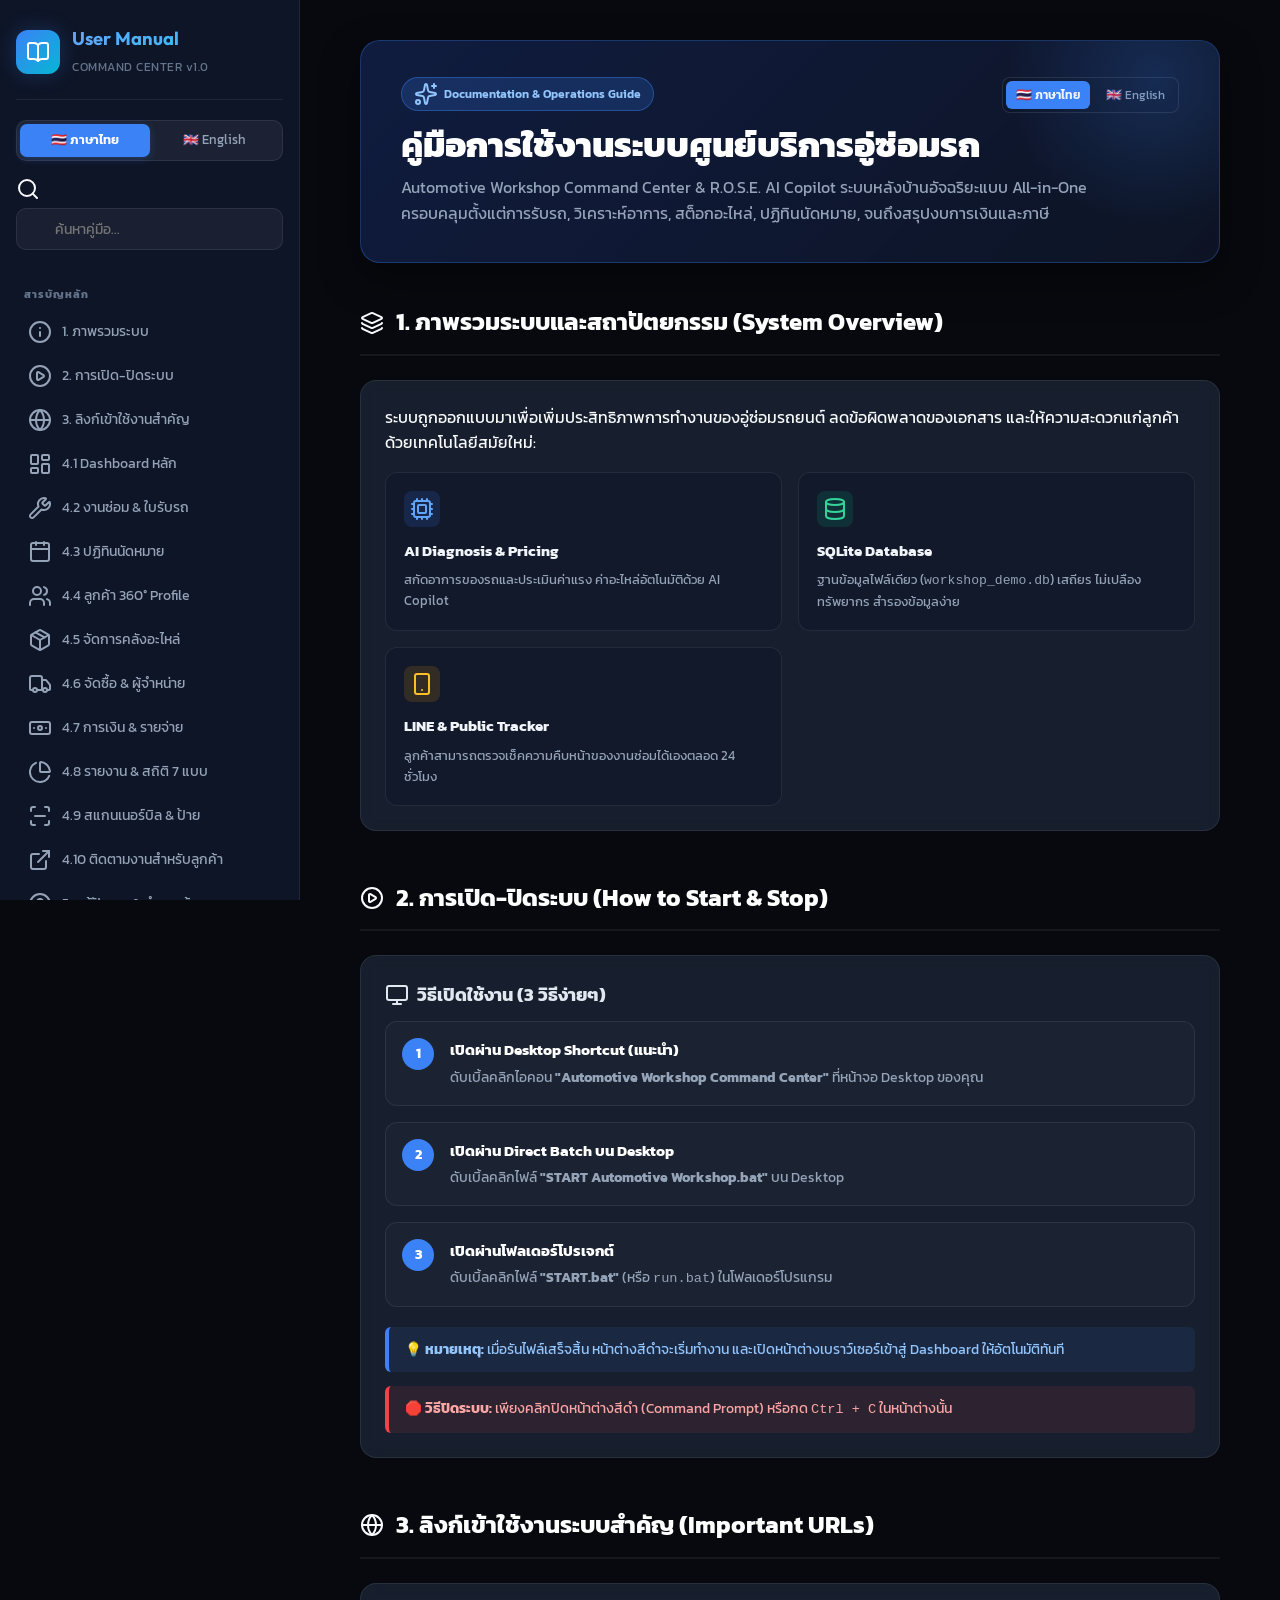
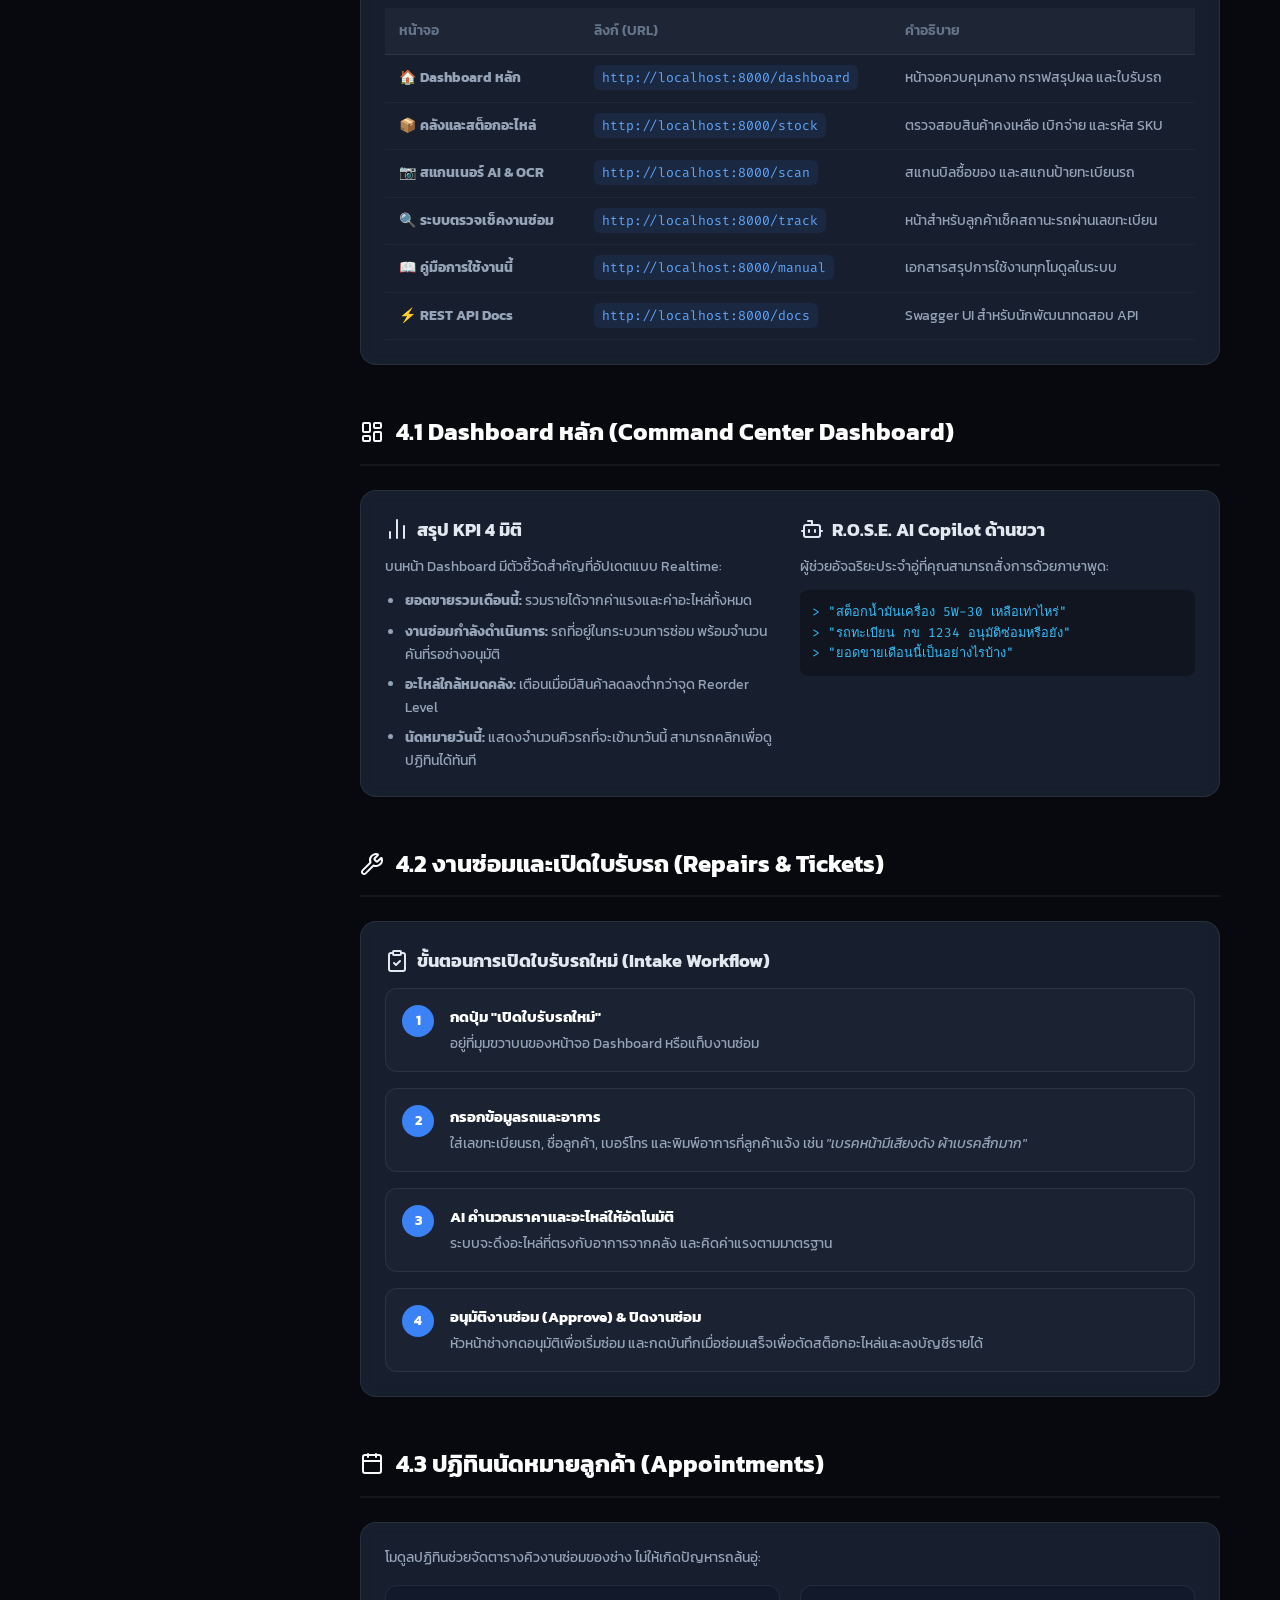
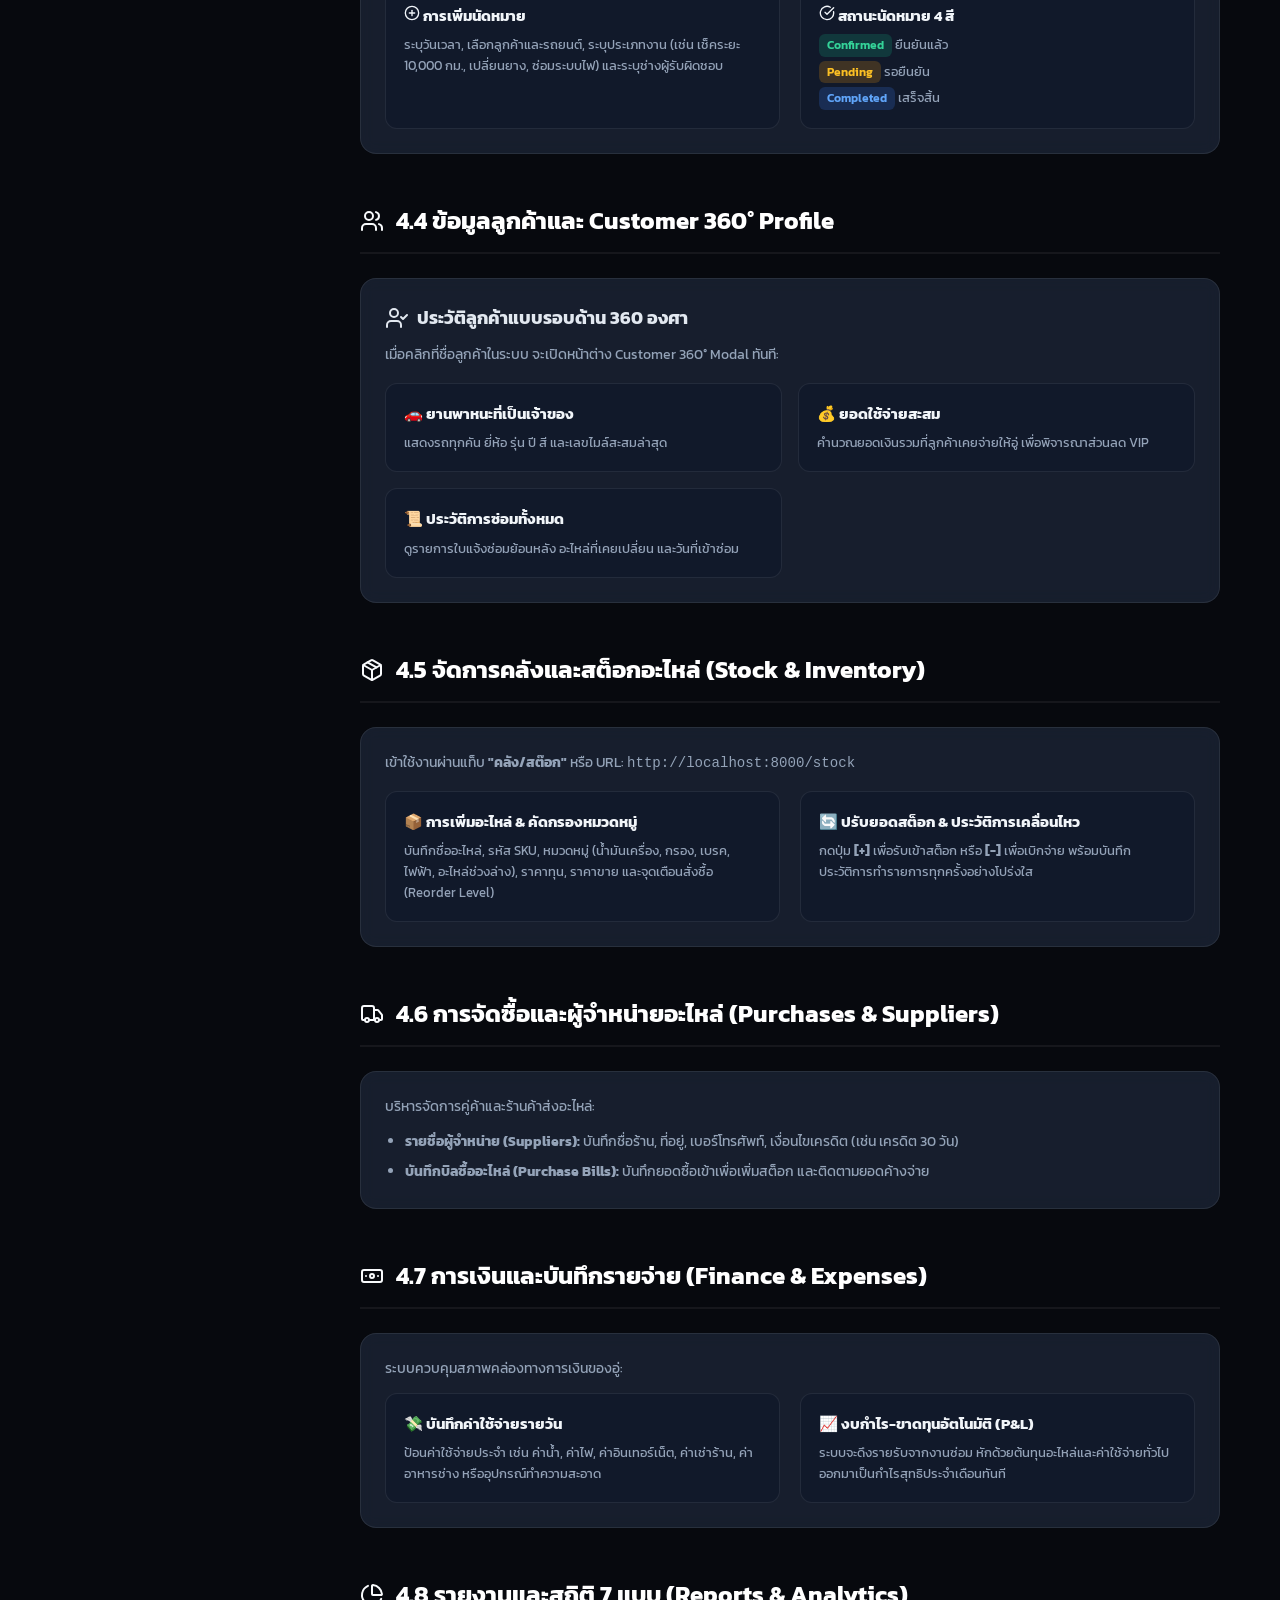
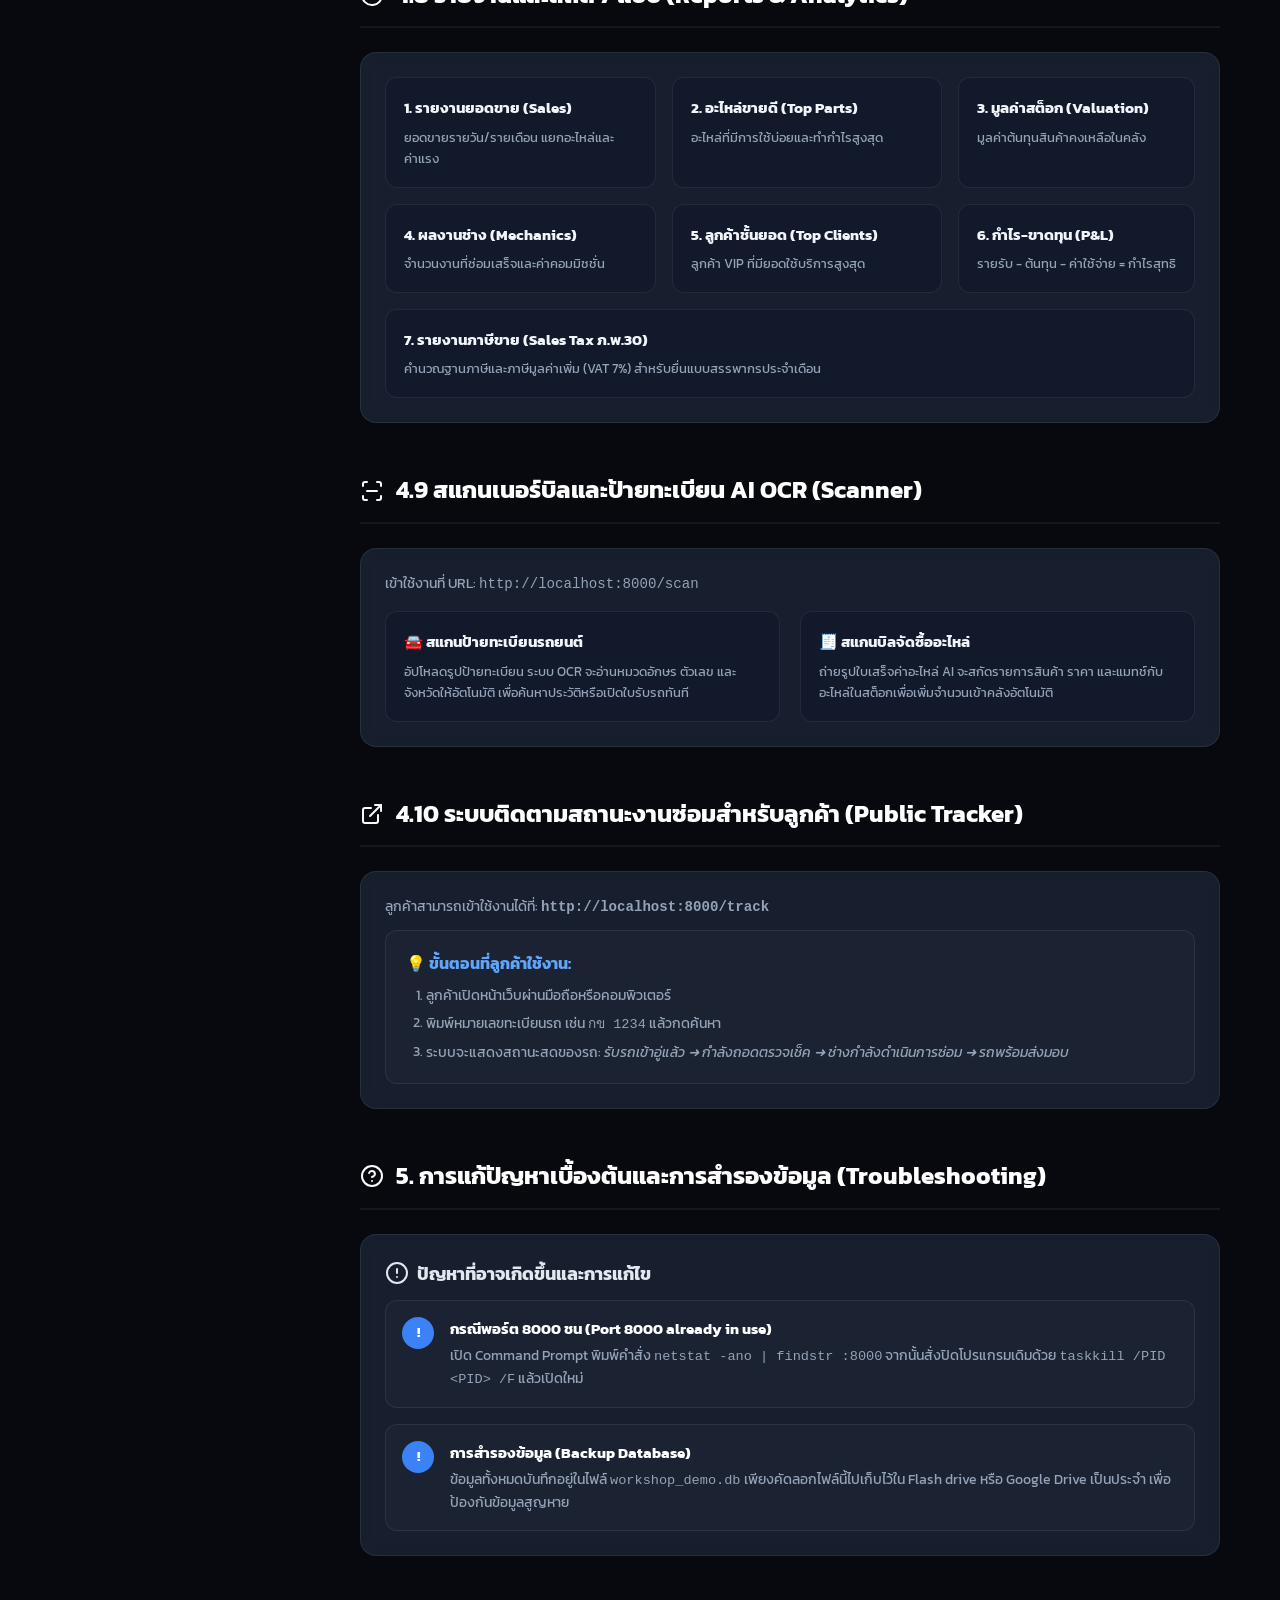
<file: static/manual.html>
<!DOCTYPE html>
<html lang="th">
<head>
    <meta charset="UTF-8">
    <meta name="viewport" content="width=device-width, initial-scale=1.0">
    <title>📖 คู่มือการใช้งานระบบ — Automotive Workshop Command Center</title>
    <link rel="icon" type="image/x-icon" href="/static/favicon.ico">
    <link rel="preconnect" href="https://fonts.googleapis.com">
    <link rel="preconnect" href="https://fonts.gstatic.com" crossorigin>
    <link href="https://fonts.googleapis.com/css2?family=Kanit:wght@300;400;500;600;700&family=Outfit:wght@400;500;600;700;800&family=Sarabun:wght@300;400;500;600;700&family=Fira+Code:wght@400;500&display=swap" rel="stylesheet">
    <script src="/static/vendor/lucide-1.59.0.min.js"></script>
    <style>
        :root {
            --bg-body: #07090e;
            --bg-surface: #0f172a;
            --bg-card: rgba(30, 41, 59, 0.7);
            --bg-card-hover: rgba(51, 65, 85, 0.8);
            --primary: #3b82f6;
            --primary-glow: rgba(59, 130, 246, 0.25);
            --accent-cyan: #06b6d4;
            --accent-green: #10b981;
            --accent-amber: #f59e0b;
            --accent-purple: #8b5cf6;
            --border: rgba(255, 255, 255, 0.08);
            --border-hover: rgba(59, 130, 246, 0.4);
            --text-main: #f8fafc;
            --text-secondary: #94a3b8;
            --text-muted: #64748b;
        }

        * { margin:0; padding:0; box-sizing:border-box; }
        body {
            font-family: 'Kanit', 'Sarabun', sans-serif;
            background: var(--bg-body);
            color: var(--text-main);
            line-height: 1.6;
            display: flex;
            min-height: 100vh;
        }

        /* ── SIDEBAR ── */
        .manual-sidebar {
            width: 300px;
            background: rgba(15, 23, 42, 0.95);
            border-right: 1px solid var(--border);
            position: sticky;
            top: 0;
            height: 100vh;
            overflow-y: auto;
            display: flex;
            flex-direction: column;
            padding: 24px 16px;
            backdrop-filter: blur(12px);
        }

        .brand-header {
            display: flex;
            align-items: center;
            gap: 12px;
            padding-bottom: 20px;
            border-bottom: 1px solid var(--border);
            margin-bottom: 20px;
        }

        .brand-icon {
            width: 44px;
            height: 44px;
            background: linear-gradient(135deg, #3b82f6, #06b6d4);
            border-radius: 12px;
            display: flex;
            align-items: center;
            justify-content: center;
            color: white;
            box-shadow: 0 0 20px var(--primary-glow);
        }

        .brand-title h2 {
            font-family: 'Outfit', sans-serif;
            font-size: 1.15rem;
            font-weight: 700;
            background: linear-gradient(90deg, #60a5fa, #38bdf8);
            -webkit-background-clip: text;
            -webkit-text-fill-color: transparent;
        }

        .brand-title span {
            font-size: 0.72rem;
            color: var(--text-muted);
            letter-spacing: 0.5px;
        }

        /* Language Toggle */
        .lang-switch-box {
            display: flex;
            background: rgba(255, 255, 255, 0.06);
            border-radius: 10px;
            padding: 3px;
            margin-bottom: 16px;
            border: 1px solid var(--border);
        }
        .lang-pill {
            flex: 1;
            text-align: center;
            padding: 6px 0;
            font-size: 0.8rem;
            border-radius: 7px;
            text-decoration: none;
            display: flex;
            align-items: center;
            justify-content: center;
            gap: 6px;
            transition: all 0.2s;
        }
        .lang-pill.active {
            color: #fff;
            background: var(--primary);
            font-weight: 600;
            box-shadow: 0 2px 8px var(--primary-glow);
        }
        .lang-pill:not(.active) {
            color: var(--text-secondary);
        }
        .lang-pill:not(.active):hover {
            color: #fff;
            background: rgba(255, 255, 255, 0.05);
        }

        .search-box {
            position: relative;
            margin-bottom: 20px;
        }

        .search-box input {
            width: 100%;
            background: rgba(255, 255, 255, 0.05);
            border: 1px solid var(--border);
            border-radius: 10px;
            padding: 10px 14px 10px 38px;
            color: white;
            font-size: 0.85rem;
            font-family: inherit;
            outline: none;
            transition: all 0.2s;
        }

        .search-box input:focus {
            border-color: var(--primary);
            box-shadow: 0 0 12px var(--primary-glow);
        }

        .search-box i {
            position: absolute;
            left: 12px;
            top: 50%;
            transform: translateY(-50%);
            color: var(--text-muted);
            width: 16px;
            height: 16px;
        }

        .nav-group-title {
            font-size: 0.7rem;
            font-weight: 700;
            letter-spacing: 1px;
            color: var(--text-muted);
            text-transform: uppercase;
            margin: 16px 8px 8px;
        }

        .nav-links {
            display: flex;
            flex-direction: column;
            gap: 4px;
        }

        .nav-link {
            display: flex;
            align-items: center;
            gap: 10px;
            padding: 8px 12px;
            border-radius: 8px;
            color: var(--text-secondary);
            text-decoration: none;
            font-size: 0.85rem;
            transition: all 0.15s ease;
        }

        .nav-link:hover, .nav-link.active {
            background: rgba(59, 130, 246, 0.15);
            color: #60a5fa;
            border-left: 3px solid var(--primary);
        }

        .nav-link i {
            width: 18px;
            height: 18px;
        }

        .quick-actions {
            margin-top: auto;
            padding-top: 16px;
            border-top: 1px solid var(--border);
            display: flex;
            flex-direction: column;
            gap: 8px;
        }

        .btn-quick {
            display: flex;
            align-items: center;
            justify-content: center;
            gap: 8px;
            padding: 10px;
            border-radius: 8px;
            font-size: 0.82rem;
            font-weight: 600;
            text-decoration: none;
            transition: all 0.2s;
        }

        .btn-dash {
            background: var(--primary);
            color: white;
            box-shadow: 0 4px 14px var(--primary-glow);
        }
        .btn-dash:hover { background: #2563eb; }

        /* ── MAIN CONTENT ── */
        .manual-main {
            flex: 1;
            padding: 40px 60px;
            max-width: 1200px;
            margin: 0 auto;
            overflow-y: auto;
        }

        .hero-banner {
            background: linear-gradient(135deg, rgba(30, 58, 138, 0.4), rgba(15, 23, 42, 0.8));
            border: 1px solid rgba(59, 130, 246, 0.3);
            border-radius: 20px;
            padding: 36px 40px;
            margin-bottom: 40px;
            position: relative;
            overflow: hidden;
            box-shadow: 0 16px 40px rgba(0,0,0,0.4);
        }

        .hero-banner::after {
            content: '';
            position: absolute;
            top: -50%;
            right: -10%;
            width: 300px;
            height: 300px;
            background: radial-gradient(circle, rgba(59, 130, 246, 0.2) 0%, transparent 70%);
            border-radius: 50%;
            pointer-events: none;
        }

        .hero-badge {
            display: inline-flex;
            align-items: center;
            gap: 6px;
            background: rgba(59, 130, 246, 0.2);
            border: 1px solid rgba(59, 130, 246, 0.4);
            padding: 4px 12px;
            border-radius: 20px;
            font-size: 0.78rem;
            font-weight: 600;
            color: #93c5fd;
            margin-bottom: 12px;
        }

        .hero-banner h1 {
            font-family: 'Outfit', 'Kanit', sans-serif;
            font-size: 2.2rem;
            font-weight: 800;
            margin-bottom: 10px;
            color: white;
            line-height: 1.2;
        }

        .hero-banner p {
            color: var(--text-secondary);
            font-size: 1rem;
            max-width: 750px;
        }

        .doc-section {
            margin-bottom: 48px;
            scroll-margin-top: 30px;
        }

        .section-header {
            display: flex;
            align-items: center;
            gap: 12px;
            padding-bottom: 12px;
            border-bottom: 2px solid rgba(255, 255, 255, 0.06);
            margin-bottom: 24px;
        }

        .section-header i {
            color: var(--primary);
            width: 28px;
            height: 28px;
        }

        .section-header h2 {
            font-size: 1.5rem;
            font-weight: 700;
            color: white;
        }

        .content-card {
            background: var(--bg-card);
            border: 1px solid var(--border);
            border-radius: 16px;
            padding: 24px;
            margin-bottom: 20px;
            backdrop-filter: blur(8px);
            transition: border-color 0.2s;
        }

        .content-card:hover {
            border-color: var(--border-hover);
        }

        .content-card h3 {
            font-size: 1.15rem;
            color: #e2e8f0;
            margin-bottom: 12px;
            display: flex;
            align-items: center;
            gap: 8px;
        }

        .grid-2 {
            display: grid;
            grid-template-columns: repeat(auto-fit, minmax(320px, 1fr));
            gap: 20px;
        }

        .grid-3 {
            display: grid;
            grid-template-columns: repeat(auto-fit, minmax(260px, 1fr));
            gap: 16px;
        }

        .feature-box {
            background: rgba(15, 23, 42, 0.6);
            border: 1px solid var(--border);
            border-radius: 12px;
            padding: 18px;
        }

        .feature-box .feat-icon {
            width: 36px;
            height: 36px;
            border-radius: 8px;
            display: flex;
            align-items: center;
            justify-content: center;
            margin-bottom: 12px;
        }

        .feat-icon.blue { background: rgba(59, 130, 246, 0.15); color: #60a5fa; }
        .feat-icon.green { background: rgba(16, 185, 129, 0.15); color: #34d399; }
        .feat-icon.amber { background: rgba(245, 158, 11, 0.15); color: #fbbf24; }
        .feat-icon.purple { background: rgba(139, 92, 246, 0.15); color: #a78bfa; }

        .feature-box h4 {
            font-size: 0.95rem;
            color: #f1f5f9;
            margin-bottom: 6px;
        }

        .feature-box p {
            font-size: 0.82rem;
            color: var(--text-secondary);
        }

        .url-table {
            width: 100%;
            border-collapse: collapse;
            font-size: 0.88rem;
        }

        .url-table th {
            text-align: left;
            padding: 12px 14px;
            background: rgba(255, 255, 255, 0.03);
            border-bottom: 1px solid var(--border);
            color: var(--text-muted);
            font-weight: 600;
        }

        .url-table td {
            padding: 12px 14px;
            border-bottom: 1px solid rgba(255, 255, 255, 0.04);
            color: var(--text-secondary);
        }

        .url-table a {
            color: #60a5fa;
            text-decoration: none;
            font-family: 'Fira Code', monospace;
            font-size: 0.82rem;
            background: rgba(59, 130, 246, 0.1);
            padding: 4px 8px;
            border-radius: 6px;
            transition: all 0.15s;
        }

        .url-table a:hover {
            background: rgba(59, 130, 246, 0.25);
            color: #93c5fd;
        }

        .step-list {
            display: flex;
            flex-direction: column;
            gap: 16px;
            margin-top: 12px;
        }

        .step-item {
            display: flex;
            gap: 16px;
            background: rgba(255, 255, 255, 0.02);
            border-radius: 12px;
            padding: 16px;
            border: 1px solid var(--border);
        }

        .step-num {
            width: 32px;
            height: 32px;
            border-radius: 50%;
            background: var(--primary);
            color: white;
            font-weight: 700;
            display: flex;
            align-items: center;
            justify-content: center;
            flex-shrink: 0;
            font-size: 0.85rem;
        }

        .step-info h4 {
            color: white;
            font-size: 0.95rem;
            margin-bottom: 4px;
        }

        .step-info p {
            font-size: 0.85rem;
            color: var(--text-secondary);
        }

        .badge-pill {
            display: inline-block;
            padding: 2px 8px;
            border-radius: 6px;
            font-size: 0.72rem;
            font-weight: 600;
        }
        .badge-success { background: rgba(16, 185, 129, 0.2); color: #34d399; }
        .badge-info { background: rgba(59, 130, 246, 0.2); color: #60a5fa; }
        .badge-warning { background: rgba(245, 158, 11, 0.2); color: #fbbf24; }

        @media (max-width: 900px) {
            body { flex-direction: column; }
            .manual-sidebar { width: 100%; height: auto; position: static; }
            .manual-main { padding: 24px 16px; }
        }
    </style>
</head>
<body>

    <!-- ── 1. SIDEBAR MENU ── -->
    <aside class="manual-sidebar">
        <div class="brand-header">
            <div class="brand-icon"><i data-lucide="book-open"></i></div>
            <div class="brand-title">
                <h2>User Manual</h2>
                <span>COMMAND CENTER v1.0</span>
            </div>
        </div>

        <!-- Language Switcher Box -->
        <div class="lang-switch-box">
            <a href="/manual" class="lang-pill active">🇹🇭 ภาษาไทย</a>
            <a href="/manual_en" class="lang-pill">🇬🇧 English</a>
        </div>

        <div class="search-box">
            <i data-lucide="search"></i>
            <input type="text" id="docSearch" placeholder="ค้นหาคู่มือ..." onkeyup="filterDocs()">
        </div>

        <div class="nav-group-title">สารบัญหลัก</div>
        <nav class="nav-links">
            <a href="#overview" class="nav-link"><i data-lucide="info"></i> 1. ภาพรวมระบบ</a>
            <a href="#launch" class="nav-link"><i data-lucide="play-circle"></i> 2. การเปิด-ปิดระบบ</a>
            <a href="#urls" class="nav-link"><i data-lucide="globe"></i> 3. ลิงก์เข้าใช้งานสำคัญ</a>
            <a href="#dashboard" class="nav-link"><i data-lucide="layout-dashboard"></i> 4.1 Dashboard หลัก</a>
            <a href="#repairs" class="nav-link"><i data-lucide="wrench"></i> 4.2 งานซ่อม & ใบรับรถ</a>
            <a href="#appointments" class="nav-link"><i data-lucide="calendar"></i> 4.3 ปฏิทินนัดหมาย</a>
            <a href="#customers" class="nav-link"><i data-lucide="users"></i> 4.4 ลูกค้า 360° Profile</a>
            <a href="#stock" class="nav-link"><i data-lucide="package"></i> 4.5 จัดการคลังอะไหล่</a>
            <a href="#purchases" class="nav-link"><i data-lucide="truck"></i> 4.6 จัดซื้อ & ผู้จำหน่าย</a>
            <a href="#finance" class="nav-link"><i data-lucide="banknote"></i> 4.7 การเงิน & รายจ่าย</a>
            <a href="#reports" class="nav-link"><i data-lucide="pie-chart"></i> 4.8 รายงาน & สถิติ 7 แบบ</a>
            <a href="#scanner" class="nav-link"><i data-lucide="scan-line"></i> 4.9 สแกนเนอร์บิล & ป้าย</a>
            <a href="#tracker" class="nav-link"><i data-lucide="external-link"></i> 4.10 ติดตามงานสำหรับลูกค้า</a>
            <a href="#troubleshooting" class="nav-link"><i data-lucide="help-circle"></i> 5. แก้ปัญหา & สำรองข้อมูล</a>
        </nav>

        <div class="quick-actions">
            <a href="/dashboard" class="btn-quick btn-dash"><i data-lucide="arrow-left"></i> กลับสู่ Dashboard</a>
            <a href="/docs" target="_blank" class="btn-quick" style="background:rgba(255,255,255,0.05); color:white;"><i data-lucide="code"></i> API Swagger Docs</a>
        </div>
    </aside>

    <!-- ── 2. MAIN MANUAL WORKSPACE ── -->
    <main class="manual-main">
        <div class="hero-banner">
            <div style="display:flex; justify-content:space-between; align-items:flex-start; flex-wrap:wrap; gap:12px;">
                <div class="hero-badge"><i data-lucide="sparkles"></i> Documentation & Operations Guide</div>
                <div style="display:flex; gap:6px; background:rgba(15,23,42,0.7); border:1px solid rgba(255,255,255,0.1); border-radius:8px; padding:3px;">
                    <a href="/manual" style="padding:4px 10px; border-radius:6px; font-size:0.78rem; font-weight:600; background:var(--primary); color:#fff; text-decoration:none;">🇹🇭 ภาษาไทย</a>
                    <a href="/manual_en" style="padding:4px 10px; border-radius:6px; font-size:0.78rem; color:var(--text-secondary); text-decoration:none;">🇬🇧 English</a>
                </div>
            </div>
            <h1>คู่มือการใช้งานระบบศูนย์บริการอู่ซ่อมรถ</h1>
            <p>Automotive Workshop Command Center & R.O.S.E. AI Copilot ระบบหลังบ้านอัจฉริยะแบบ All-in-One ครอบคลุมตั้งแต่การรับรถ, วิเคราะห์อาการ, สต็อกอะไหล่, ปฏิทินนัดหมาย, จนถึงสรุปงบการเงินและภาษี</p>
        </div>

        <!-- 1. OVERVIEW -->
        <section id="overview" class="doc-section">
            <div class="section-header">
                <i data-lucide="layers"></i>
                <h2>1. ภาพรวมระบบและสถาปัตยกรรม (System Overview)</h2>
            </div>
            <div class="content-card">
                <p style="margin-bottom:16px;">ระบบถูกออกแบบมาเพื่อเพิ่มประสิทธิภาพการทำงานของอู่ซ่อมรถยนต์ ลดข้อผิดพลาดของเอกสาร และให้ความสะดวกแก่ลูกค้าด้วยเทคโนโลยีสมัยใหม่:</p>
                <div class="grid-3">
                    <div class="feature-box">
                        <div class="feat-icon blue"><i data-lucide="cpu"></i></div>
                        <h4>AI Diagnosis & Pricing</h4>
                        <p>สกัดอาการของรถและประเมินค่าแรง ค่าอะไหล่อัตโนมัติด้วย AI Copilot</p>
                    </div>
                    <div class="feature-box">
                        <div class="feat-icon green"><i data-lucide="database"></i></div>
                        <h4>SQLite Database</h4>
                        <p>ฐานข้อมูลไฟล์เดียว (<code>workshop_demo.db</code>) เสถียร ไม่เปลืองทรัพยากร สำรองข้อมูลง่าย</p>
                    </div>
                    <div class="feature-box">
                        <div class="feat-icon amber"><i data-lucide="smartphone"></i></div>
                        <h4>LINE & Public Tracker</h4>
                        <p>ลูกค้าสามารถตรวจเช็คความคืบหน้าของงานซ่อมได้เองตลอด 24 ชั่วโมง</p>
                    </div>
                </div>
            </div>
        </section>

        <!-- 2. LAUNCH & RUN -->
        <section id="launch" class="doc-section">
            <div class="section-header">
                <i data-lucide="play-circle"></i>
                <h2>2. การเปิด-ปิดระบบ (How to Start & Stop)</h2>
            </div>
            <div class="content-card">
                <h3><i data-lucide="monitor"></i> วิธีเปิดใช้งาน (3 วิธีง่ายๆ)</h3>
                <div class="step-list">
                    <div class="step-item">
                        <div class="step-num">1</div>
                        <div class="step-info">
                            <h4>เปิดผ่าน Desktop Shortcut (แนะนำ)</h4>
                            <p>ดับเบิ้ลคลิกไอคอน <strong>"Automotive Workshop Command Center"</strong> ที่หน้าจอ Desktop ของคุณ</p>
                        </div>
                    </div>
                    <div class="step-item">
                        <div class="step-num">2</div>
                        <div class="step-info">
                            <h4>เปิดผ่าน Direct Batch บน Desktop</h4>
                            <p>ดับเบิ้ลคลิกไฟล์ <strong>"START Automotive Workshop.bat"</strong> บน Desktop</p>
                        </div>
                    </div>
                    <div class="step-item">
                        <div class="step-num">3</div>
                        <div class="step-info">
                            <h4>เปิดผ่านโฟลเดอร์โปรเจกต์</h4>
                            <p>ดับเบิ้ลคลิกไฟล์ <strong>"START.bat"</strong> (หรือ <code>run.bat</code>) ในโฟลเดอร์โปรแกรม</p>
                        </div>
                    </div>
                </div>
                <div style="margin-top:20px; padding:12px 16px; background:rgba(59,130,246,0.1); border-left:4px solid var(--primary); border-radius:6px; font-size:0.85rem; color:#93c5fd;">
                    💡 <strong>หมายเหตุ:</strong> เมื่อรันไฟล์เสร็จสิ้น หน้าต่างสีดำจะเริ่มทำงาน และเปิดหน้าต่างเบราว์เซอร์เข้าสู่ Dashboard ให้อัตโนมัติทันที
                </div>
                <div style="margin-top:14px; padding:12px 16px; background:rgba(239,68,68,0.1); border-left:4px solid #ef4444; border-radius:6px; font-size:0.85rem; color:#fca5a5;">
                    🛑 <strong>วิธีปิดระบบ:</strong> เพียงคลิกปิดหน้าต่างสีดำ (Command Prompt) หรือกด <code>Ctrl + C</code> ในหน้าต่างนั้น
                </div>
            </div>
        </section>

        <!-- 3. IMPORTANT URLS -->
        <section id="urls" class="doc-section">
            <div class="section-header">
                <i data-lucide="globe"></i>
                <h2>3. ลิงก์เข้าใช้งานระบบสำคัญ (Important URLs)</h2>
            </div>
            <div class="content-card">
                <table class="url-table">
                    <thead>
                        <tr>
                            <th>หน้าจอ</th>
                            <th>ลิงก์ (URL)</th>
                            <th>คำอธิบาย</th>
                        </tr>
                    </thead>
                    <tbody>
                        <tr>
                            <td><strong>🏠 Dashboard หลัก</strong></td>
                            <td><a href="http://localhost:8000/dashboard" target="_blank">http://localhost:8000/dashboard</a></td>
                            <td>หน้าจอควบคุมกลาง กราฟสรุปผล และใบรับรถ</td>
                        </tr>
                        <tr>
                            <td><strong>📦 คลังและสต็อกอะไหล่</strong></td>
                            <td><a href="http://localhost:8000/stock" target="_blank">http://localhost:8000/stock</a></td>
                            <td>ตรวจสอบสินค้าคงเหลือ เบิกจ่าย และรหัส SKU</td>
                        </tr>
                        <tr>
                            <td><strong>📷 สแกนเนอร์ AI & OCR</strong></td>
                            <td><a href="http://localhost:8000/scan" target="_blank">http://localhost:8000/scan</a></td>
                            <td>สแกนบิลซื้อของ และสแกนป้ายทะเบียนรถ</td>
                        </tr>
                        <tr>
                            <td><strong>🔍 ระบบตรวจเช็คงานซ่อม</strong></td>
                            <td><a href="http://localhost:8000/track" target="_blank">http://localhost:8000/track</a></td>
                            <td>หน้าสำหรับลูกค้าเช็คสถานะรถผ่านเลขทะเบียน</td>
                        </tr>
                        <tr>
                            <td><strong>📖 คู่มือการใช้งานนี้</strong></td>
                            <td><a href="http://localhost:8000/manual" target="_blank">http://localhost:8000/manual</a></td>
                            <td>เอกสารสรุปการใช้งานทุกโมดูลในระบบ</td>
                        </tr>
                        <tr>
                            <td><strong>⚡ REST API Docs</strong></td>
                            <td><a href="http://localhost:8000/docs" target="_blank">http://localhost:8000/docs</a></td>
                            <td>Swagger UI สำหรับนักพัฒนาทดสอบ API</td>
                        </tr>
                    </tbody>
                </table>
            </div>
        </section>

        <!-- 4.1 DASHBOARD -->
        <section id="dashboard" class="doc-section">
            <div class="section-header">
                <i data-lucide="layout-dashboard"></i>
                <h2>4.1 Dashboard หลัก (Command Center Dashboard)</h2>
            </div>
            <div class="content-card">
                <div class="grid-2">
                    <div>
                        <h3><i data-lucide="bar-chart-2"></i> สรุป KPI 4 มิติ</h3>
                        <p style="font-size:0.88rem; color:var(--text-secondary); margin-bottom:12px;">บนหน้า Dashboard มีตัวชี้วัดสำคัญที่อัปเดตแบบ Realtime:</p>
                        <ul style="padding-left:20px; font-size:0.88rem; color:var(--text-secondary); display:flex; flex-direction:column; gap:8px;">
                            <li><strong>ยอดขายรวมเดือนนี้:</strong> รวมรายได้จากค่าแรงและค่าอะไหล่ทั้งหมด</li>
                            <li><strong>งานซ่อมกำลังดำเนินการ:</strong> รถที่อยู่ในกระบวนการซ่อม พร้อมจำนวนคันที่รอช่างอนุมัติ</li>
                            <li><strong>อะไหล่ใกล้หมดคลัง:</strong> เตือนเมื่อมีสินค้าลดลงต่ำกว่าจุด Reorder Level</li>
                            <li><strong>นัดหมายวันนี้:</strong> แสดงจำนวนคิวรถที่จะเข้ามาวันนี้ สามารถคลิกเพื่อดูปฏิทินได้ทันที</li>
                        </ul>
                    </div>
                    <div>
                        <h3><i data-lucide="bot"></i> R.O.S.E. AI Copilot ด้านขวา</h3>
                        <p style="font-size:0.88rem; color:var(--text-secondary); margin-bottom:12px;">ผู้ช่วยอัจฉริยะประจำอู่ที่คุณสามารถสั่งการด้วยภาษาพูด:</p>
                        <div style="background:rgba(0,0,0,0.3); border-radius:8px; padding:12px; font-family:'Fira Code', monospace; font-size:0.8rem; color:#38bdf8;">
                            > "สต็อกน้ำมันเครื่อง 5W-30 เหลือเท่าไหร่"<br>
                            > "รถทะเบียน กข 1234 อนุมัติซ่อมหรือยัง"<br>
                            > "ยอดขายเดือนนี้เป็นอย่างไรบ้าง"
                        </div>
                    </div>
                </div>
            </div>
        </section>

        <!-- 4.2 REPAIRS -->
        <section id="repairs" class="doc-section">
            <div class="section-header">
                <i data-lucide="wrench"></i>
                <h2>4.2 งานซ่อมและเปิดใบรับรถ (Repairs & Tickets)</h2>
            </div>
            <div class="content-card">
                <h3><i data-lucide="clipboard-check"></i> ขั้นตอนการเปิดใบรับรถใหม่ (Intake Workflow)</h3>
                <div class="step-list">
                    <div class="step-item">
                        <div class="step-num">1</div>
                        <div class="step-info">
                            <h4>กดปุ่ม "เปิดใบรับรถใหม่"</h4>
                            <p>อยู่ที่มุมขวาบนของหน้าจอ Dashboard หรือแท็บงานซ่อม</p>
                        </div>
                    </div>
                    <div class="step-item">
                        <div class="step-num">2</div>
                        <div class="step-info">
                            <h4>กรอกข้อมูลรถและอาการ</h4>
                            <p>ใส่เลขทะเบียนรถ, ชื่อลูกค้า, เบอร์โทร และพิมพ์อาการที่ลูกค้าแจ้ง เช่น <em>"เบรคหน้ามีเสียงดัง ผ้าเบรคสึกมาก"</em></p>
                        </div>
                    </div>
                    <div class="step-item">
                        <div class="step-num">3</div>
                        <div class="step-info">
                            <h4>AI คำนวณราคาและอะไหล่ให้อัตโนมัติ</h4>
                            <p>ระบบจะดึงอะไหล่ที่ตรงกับอาการจากคลัง และคิดค่าแรงตามมาตรฐาน</p>
                        </div>
                    </div>
                    <div class="step-item">
                        <div class="step-num">4</div>
                        <div class="step-info">
                            <h4>อนุมัติงานซ่อม (Approve) & ปิดงานซ่อม</h4>
                            <p>หัวหน้าช่างกดอนุมัติเพื่อเริ่มซ่อม และกดบันทึกเมื่อซ่อมเสร็จเพื่อตัดสต็อกอะไหล่และลงบัญชีรายได้</p>
                        </div>
                    </div>
                </div>
            </div>
        </section>

        <!-- 4.3 APPOINTMENTS -->
        <section id="appointments" class="doc-section">
            <div class="section-header">
                <i data-lucide="calendar"></i>
                <h2>4.3 ปฏิทินนัดหมายลูกค้า (Appointments)</h2>
            </div>
            <div class="content-card">
                <p style="font-size:0.88rem; color:var(--text-secondary); margin-bottom:16px;">โมดูลปฏิทินช่วยจัดตารางคิวงานซ่อมของช่าง ไม่ให้เกิดปัญหารถล้นอู่:</p>
                <div class="grid-2">
                    <div class="feature-box">
                        <h4><i data-lucide="plus-circle" style="width:16px; height:16px; display:inline;"></i> การเพิ่มนัดหมาย</h4>
                        <p>ระบุวันเวลา, เลือกลูกค้าและรถยนต์, ระบุประเภทงาน (เช่น เช็คระยะ 10,000 กม., เปลี่ยนยาง, ซ่อมระบบไฟ) และระบุช่างผู้รับผิดชอบ</p>
                    </div>
                    <div class="feature-box">
                        <h4><i data-lucide="check-circle" style="width:16px; height:16px; display:inline;"></i> สถานะนัดหมาย 4 สี</h4>
                        <p>
                            <span class="badge-pill badge-success">Confirmed</span> ยืนยันแล้ว<br>
                            <span class="badge-pill badge-warning" style="margin-top:4px;">Pending</span> รอยืนยัน<br>
                            <span class="badge-pill badge-info" style="margin-top:4px;">Completed</span> เสร็จสิ้น
                        </p>
                    </div>
                </div>
            </div>
        </section>

        <!-- 4.4 CUSTOMERS -->
        <section id="customers" class="doc-section">
            <div class="section-header">
                <i data-lucide="users"></i>
                <h2>4.4 ข้อมูลลูกค้าและ Customer 360° Profile</h2>
            </div>
            <div class="content-card">
                <h3><i data-lucide="user-check"></i> ประวัติลูกค้าแบบรอบด้าน 360 องศา</h3>
                <p style="font-size:0.88rem; color:var(--text-secondary); margin-bottom:16px;">เมื่อคลิกที่ชื่อลูกค้าในระบบ จะเปิดหน้าต่าง Customer 360° Modal ทันที:</p>
                <div class="grid-3">
                    <div class="feature-box">
                        <h4>🚗 ยานพาหนะที่เป็นเจ้าของ</h4>
                        <p>แสดงรถทุกคัน ยี่ห้อ รุ่น ปี สี และเลขไมล์สะสมล่าสุด</p>
                    </div>
                    <div class="feature-box">
                        <h4>💰 ยอดใช้จ่ายสะสม</h4>
                        <p>คำนวณยอดเงินรวมที่ลูกค้าเคยจ่ายให้อู่ เพื่อพิจารณาส่วนลด VIP</p>
                    </div>
                    <div class="feature-box">
                        <h4>📜 ประวัติการซ่อมทั้งหมด</h4>
                        <p>ดูรายการใบแจ้งซ่อมย้อนหลัง อะไหล่ที่เคยเปลี่ยน และวันที่เข้าซ่อม</p>
                    </div>
                </div>
            </div>
        </section>

        <!-- 4.5 STOCK -->
        <section id="stock" class="doc-section">
            <div class="section-header">
                <i data-lucide="package"></i>
                <h2>4.5 จัดการคลังและสต็อกอะไหล่ (Stock & Inventory)</h2>
            </div>
            <div class="content-card">
                <p style="font-size:0.88rem; color:var(--text-secondary); margin-bottom:16px;">เข้าใช้งานผ่านแท็บ <strong>"คลัง/สต๊อก"</strong> หรือ URL: <code>http://localhost:8000/stock</code></p>
                <div class="grid-2">
                    <div class="feature-box">
                        <h4>📦 การเพิ่มอะไหล่ & คัดกรองหมวดหมู่</h4>
                        <p>บันทึกชื่ออะไหล่, รหัส SKU, หมวดหมู่ (น้ำมันเครื่อง, กรอง, เบรค, ไฟฟ้า, อะไหล่ช่วงล่าง), ราคาทุน, ราคาขาย และจุดเตือนสั่งซื้อ (Reorder Level)</p>
                    </div>
                    <div class="feature-box">
                        <h4>🔄 ปรับยอดสต็อก & ประวัติการเคลื่อนไหว</h4>
                        <p>กดปุ่ม <strong>[+]</strong> เพื่อรับเข้าสต็อก หรือ <strong>[-]</strong> เพื่อเบิกจ่าย พร้อมบันทึกประวัติการทำรายการทุกครั้งอย่างโปร่งใส</p>
                    </div>
                </div>
            </div>
        </section>

        <!-- 4.6 PURCHASES & SUPPLIERS -->
        <section id="purchases" class="doc-section">
            <div class="section-header">
                <i data-lucide="truck"></i>
                <h2>4.6 การจัดซื้อและผู้จำหน่ายอะไหล่ (Purchases & Suppliers)</h2>
            </div>
            <div class="content-card">
                <p style="font-size:0.88rem; color:var(--text-secondary); margin-bottom:12px;">บริหารจัดการคู่ค้าและร้านค้าส่งอะไหล่:</p>
                <ul style="padding-left:20px; font-size:0.88rem; color:var(--text-secondary); display:flex; flex-direction:column; gap:8px;">
                    <li><strong>รายชื่อผู้จำหน่าย (Suppliers):</strong> บันทึกชื่อร้าน, ที่อยู่, เบอร์โทรศัพท์, เงื่อนไขเครดิต (เช่น เครดิต 30 วัน)</li>
                    <li><strong>บันทึกบิลซื้ออะไหล่ (Purchase Bills):</strong> บันทึกยอดซื้อเข้าเพื่อเพิ่มสต็อก และติดตามยอดค้างจ่าย</li>
                </ul>
            </div>
        </section>

        <!-- 4.7 FINANCE & EXPENSES -->
        <section id="finance" class="doc-section">
            <div class="section-header">
                <i data-lucide="banknote"></i>
                <h2>4.7 การเงินและบันทึกรายจ่าย (Finance & Expenses)</h2>
            </div>
            <div class="content-card">
                <p style="font-size:0.88rem; color:var(--text-secondary); margin-bottom:12px;">ระบบควบคุมสภาพคล่องทางการเงินของอู่:</p>
                <div class="grid-2">
                    <div class="feature-box">
                        <h4>💸 บันทึกค่าใช้จ่ายรายวัน</h4>
                        <p>ป้อนค่าใช้จ่ายประจำ เช่น ค่าน้ำ, ค่าไฟ, ค่าอินเทอร์เน็ต, ค่าเช่าร้าน, ค่าอาหารช่าง หรืออุปกรณ์ทำความสะอาด</p>
                    </div>
                    <div class="feature-box">
                        <h4>📈 งบกำไร-ขาดทุนอัตโนมัติ (P&L)</h4>
                        <p>ระบบจะดึงรายรับจากงานซ่อม หักด้วยต้นทุนอะไหล่และค่าใช้จ่ายทั่วไป ออกมาเป็นกำไรสุทธิประจำเดือนทันที</p>
                    </div>
                </div>
            </div>
        </section>

        <!-- 4.8 REPORTS -->
        <section id="reports" class="doc-section">
            <div class="section-header">
                <i data-lucide="pie-chart"></i>
                <h2>4.8 รายงานและสถิติ 7 แบบ (Reports & Analytics)</h2>
            </div>
            <div class="content-card">
                <div class="grid-3">
                    <div class="feature-box">
                        <h4>1. รายงานยอดขาย (Sales)</h4>
                        <p>ยอดขายรายวัน/รายเดือน แยกอะไหล่และค่าแรง</p>
                    </div>
                    <div class="feature-box">
                        <h4>2. อะไหล่ขายดี (Top Parts)</h4>
                        <p>อะไหล่ที่มีการใช้บ่อยและทำกำไรสูงสุด</p>
                    </div>
                    <div class="feature-box">
                        <h4>3. มูลค่าสต็อก (Valuation)</h4>
                        <p>มูลค่าต้นทุนสินค้าคงเหลือในคลัง</p>
                    </div>
                    <div class="feature-box">
                        <h4>4. ผลงานช่าง (Mechanics)</h4>
                        <p>จำนวนงานที่ซ่อมเสร็จและค่าคอมมิชชั่น</p>
                    </div>
                    <div class="feature-box">
                        <h4>5. ลูกค้าชั้นยอด (Top Clients)</h4>
                        <p>ลูกค้า VIP ที่มียอดใช้บริการสูงสุด</p>
                    </div>
                    <div class="feature-box">
                        <h4>6. กำไร-ขาดทุน (P&L)</h4>
                        <p>รายรับ - ต้นทุน - ค่าใช้จ่าย = กำไรสุทธิ</p>
                    </div>
                    <div class="feature-box" style="grid-column: span 3;">
                        <h4>7. รายงานภาษีขาย (Sales Tax ภ.พ.30)</h4>
                        <p>คำนวณฐานภาษีและภาษีมูลค่าเพิ่ม (VAT 7%) สำหรับยื่นแบบสรรพากรประจำเดือน</p>
                    </div>
                </div>
            </div>
        </section>

        <!-- 4.9 SCANNER -->
        <section id="scanner" class="doc-section">
            <div class="section-header">
                <i data-lucide="scan-line"></i>
                <h2>4.9 สแกนเนอร์บิลและป้ายทะเบียน AI OCR (Scanner)</h2>
            </div>
            <div class="content-card">
                <p style="font-size:0.88rem; color:var(--text-secondary); margin-bottom:16px;">เข้าใช้งานที่ URL: <code>http://localhost:8000/scan</code></p>
                <div class="grid-2">
                    <div class="feature-box">
                        <h4>🚘 สแกนป้ายทะเบียนรถยนต์</h4>
                        <p>อัปโหลดรูปป้ายทะเบียน ระบบ OCR จะอ่านหมวดอักษร ตัวเลข และจังหวัดให้อัตโนมัติ เพื่อค้นหาประวัติหรือเปิดใบรับรถทันที</p>
                    </div>
                    <div class="feature-box">
                        <h4>🧾 สแกนบิลจัดซื้ออะไหล่</h4>
                        <p>ถ่ายรูปใบเสร็จค่าอะไหล่ AI จะสกัดรายการสินค้า ราคา และแมทช์กับอะไหล่ในสต็อกเพื่อเพิ่มจำนวนเข้าคลังอัตโนมัติ</p>
                    </div>
                </div>
            </div>
        </section>

        <!-- 4.10 TRACKER -->
        <section id="tracker" class="doc-section">
            <div class="section-header">
                <i data-lucide="external-link"></i>
                <h2>4.10 ระบบติดตามสถานะงานซ่อมสำหรับลูกค้า (Public Tracker)</h2>
            </div>
            <div class="content-card">
                <p style="font-size:0.88rem; color:var(--text-secondary); margin-bottom:12px;">ลูกค้าสามารถเข้าใช้งานได้ที่: <strong><code>http://localhost:8000/track</code></strong></p>
                <div style="background:rgba(255,255,255,0.02); border-radius:12px; padding:20px; border:1px solid var(--border);">
                    <h4 style="color:#60a5fa; margin-bottom:8px;">💡 ขั้นตอนที่ลูกค้าใช้งาน:</h4>
                    <ol style="padding-left:20px; font-size:0.85rem; color:var(--text-secondary); display:flex; flex-direction:column; gap:6px;">
                        <li>ลูกค้าเปิดหน้าเว็บผ่านมือถือหรือคอมพิวเตอร์</li>
                        <li>พิมพ์หมายเลขทะเบียนรถ เช่น <code>กข 1234</code> แล้วกดค้นหา</li>
                        <li>ระบบจะแสดงสถานะสดของรถ: <em>รับรถเข้าอู่แล้ว ➜ กำลังถอดตรวจเช็ค ➜ ช่างกำลังดำเนินการซ่อม ➜ รถพร้อมส่งมอบ</em></li>
                    </ol>
                </div>
            </div>
        </section>

        <!-- 5. TROUBLESHOOTING -->
        <section id="troubleshooting" class="doc-section">
            <div class="section-header">
                <i data-lucide="help-circle"></i>
                <h2>5. การแก้ปัญหาเบื้องต้นและการสำรองข้อมูล (Troubleshooting)</h2>
            </div>
            <div class="content-card">
                <h3><i data-lucide="alert-circle"></i> ปัญหาที่อาจเกิดขึ้นและการแก้ไข</h3>
                <div class="step-list">
                    <div class="step-item">
                        <div class="step-num">!</div>
                        <div class="step-info">
                            <h4>กรณีพอร์ต 8000 ชน (Port 8000 already in use)</h4>
                            <p>เปิด Command Prompt พิมพ์คำสั่ง <code>netstat -ano | findstr :8000</code> จากนั้นสั่งปิดโปรแกรมเดิมด้วย <code>taskkill /PID &lt;PID&gt; /F</code> แล้วเปิดใหม่</p>
                        </div>
                    </div>
                    <div class="step-item">
                        <div class="step-num">!</div>
                        <div class="step-info">
                            <h4>การสำรองข้อมูล (Backup Database)</h4>
                            <p>ข้อมูลทั้งหมดบันทึกอยู่ในไฟล์ <code>workshop_demo.db</code> เพียงคัดลอกไฟล์นี้ไปเก็บไว้ใน Flash drive หรือ Google Drive เป็นประจำ เพื่อป้องกันข้อมูลสูญหาย</p>
                        </div>
                    </div>
                </div>
            </div>
        </section>

    </main>

    <script>
        lucide.createIcons();

        function filterDocs() {
            const query = document.getElementById('docSearch').value.toLowerCase();
            const sections = document.querySelectorAll('.doc-section');
            sections.forEach(sec => {
                const text = sec.innerText.toLowerCase();
                sec.style.display = text.includes(query) ? 'block' : 'none';
            });
        }
    </script>
</body>
</html>
</file>
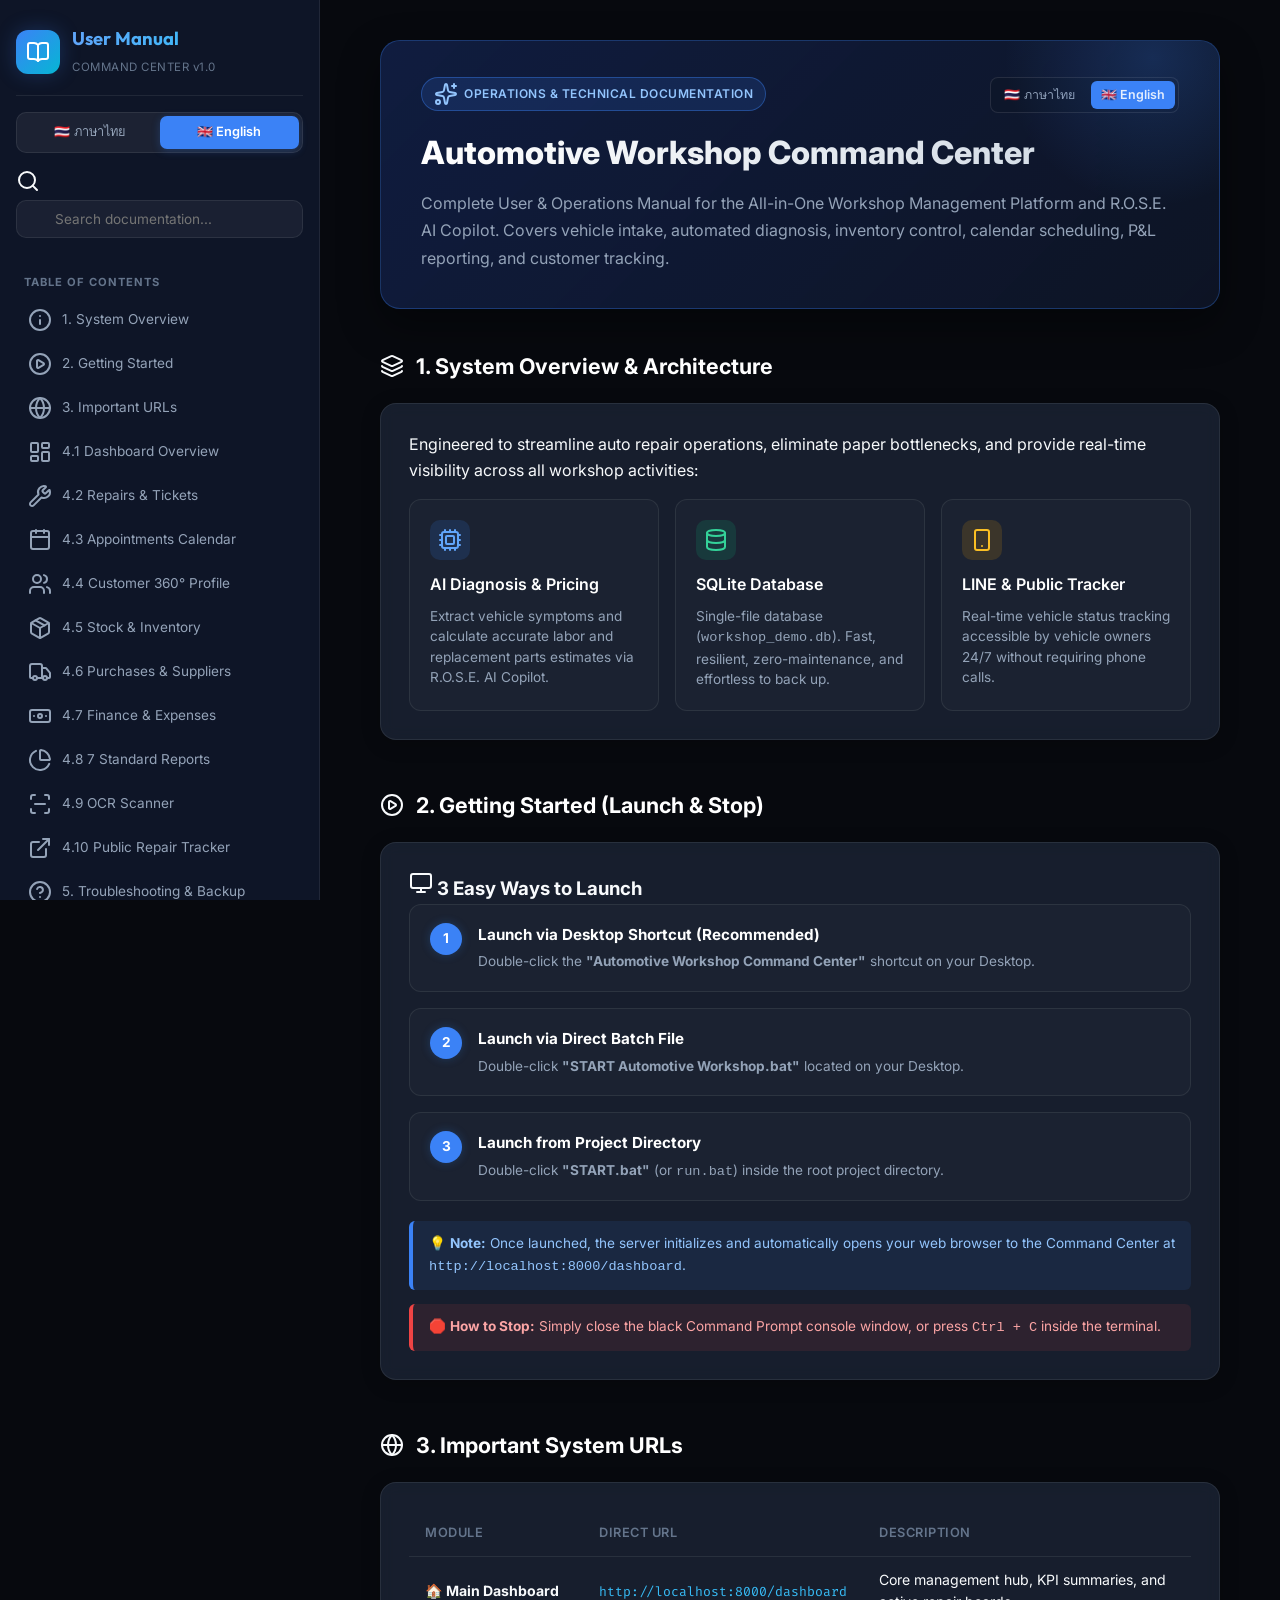
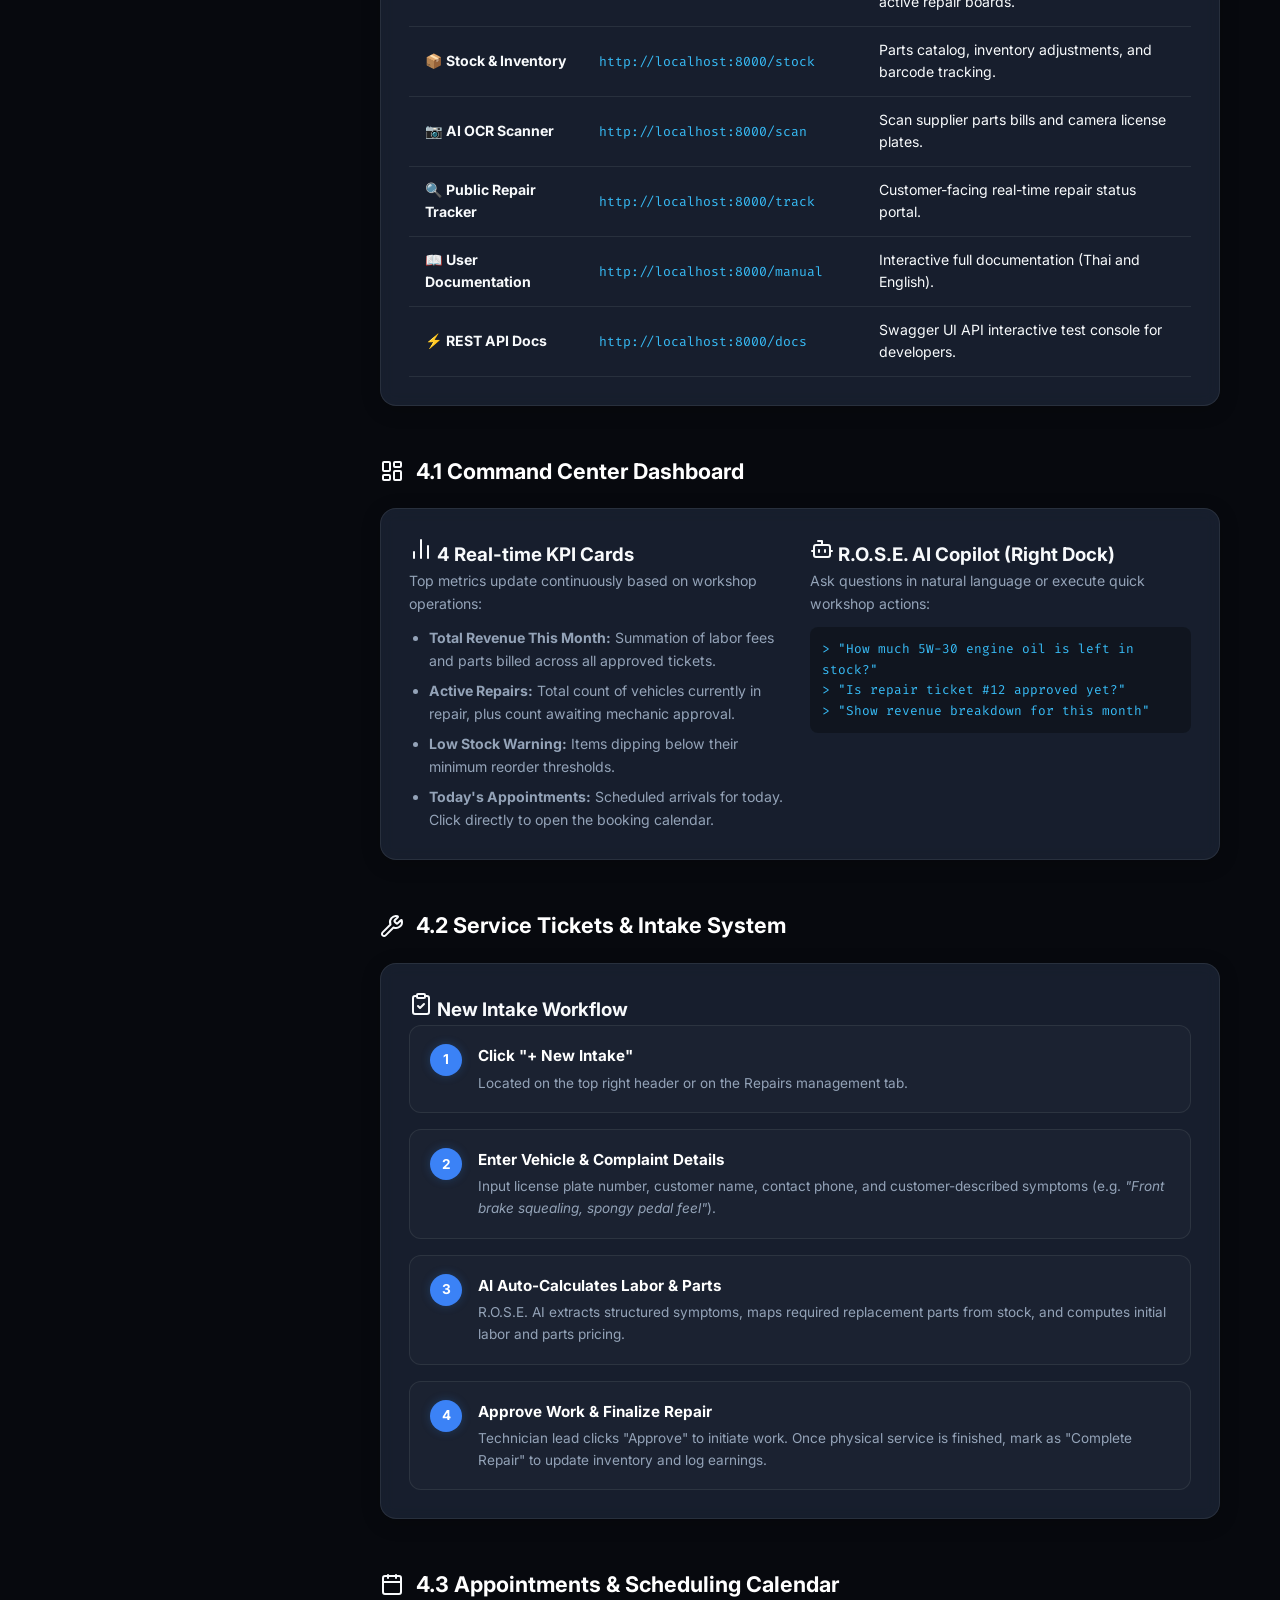
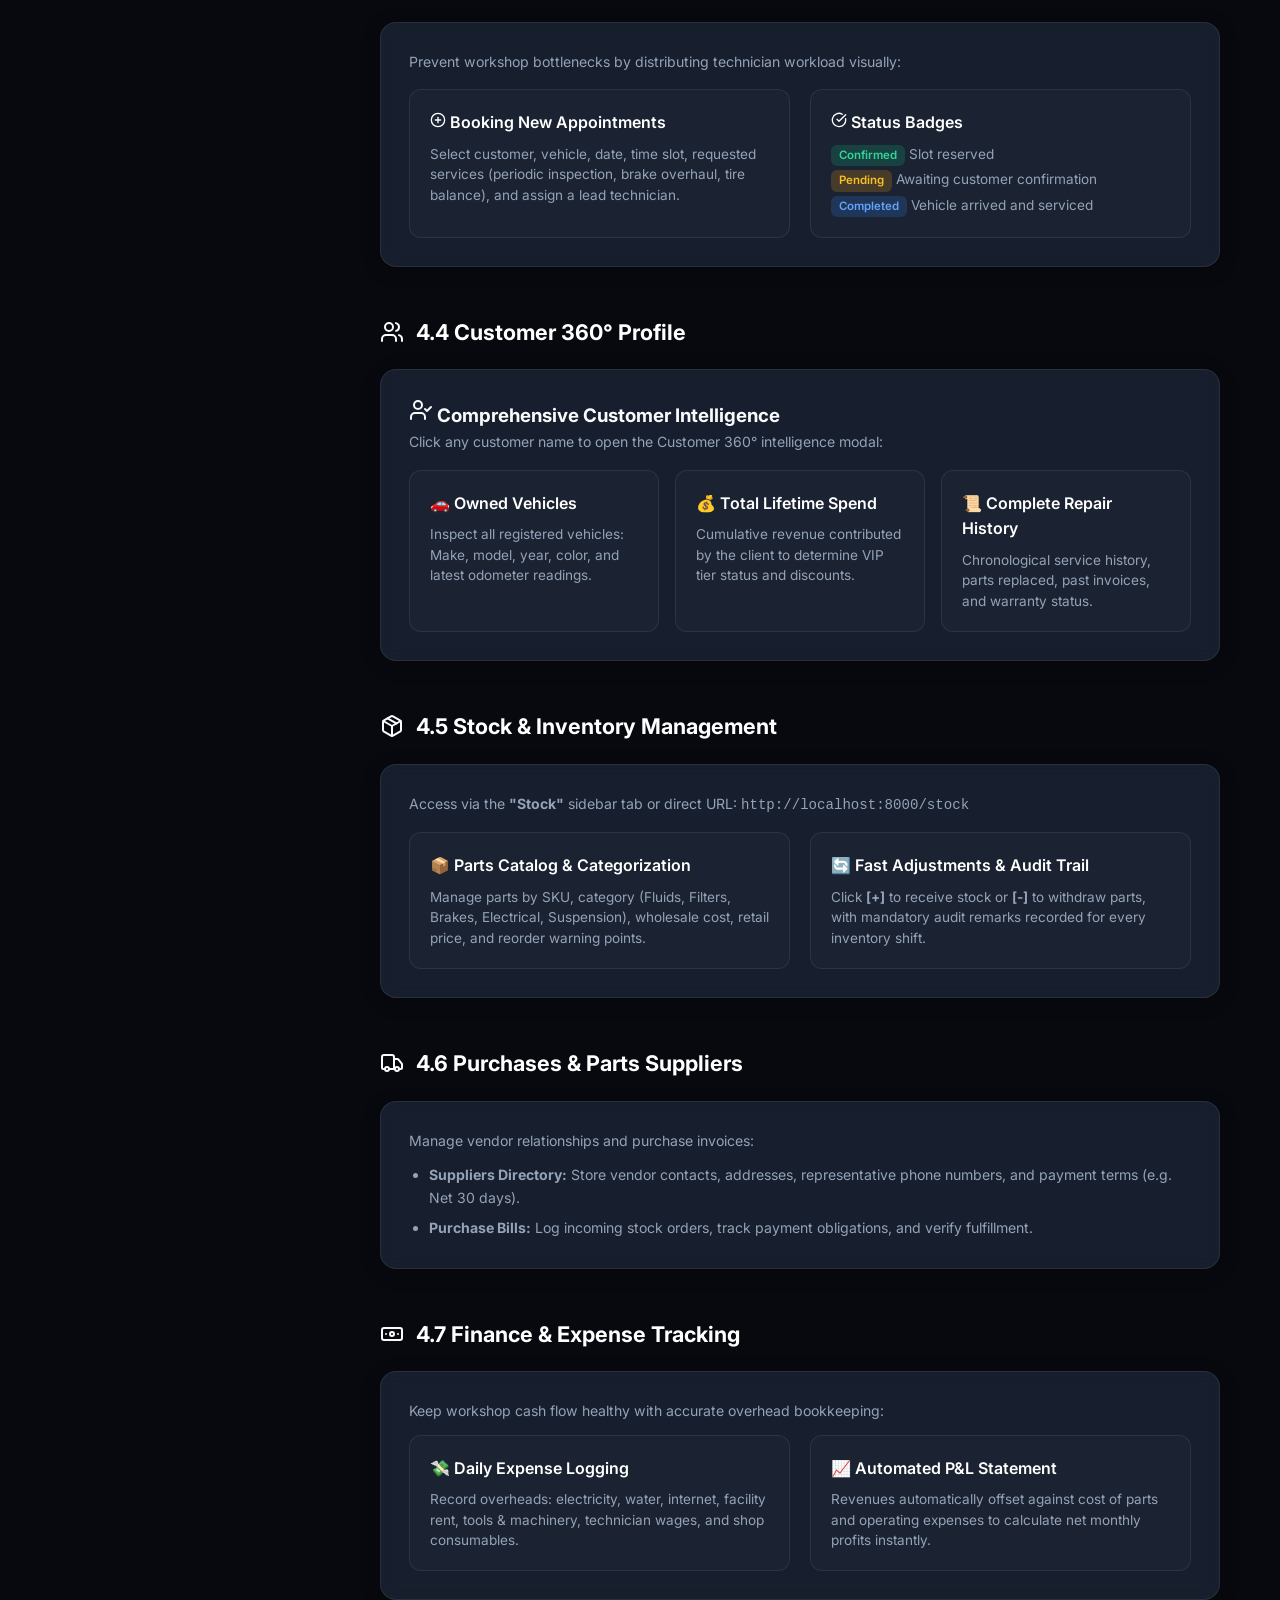
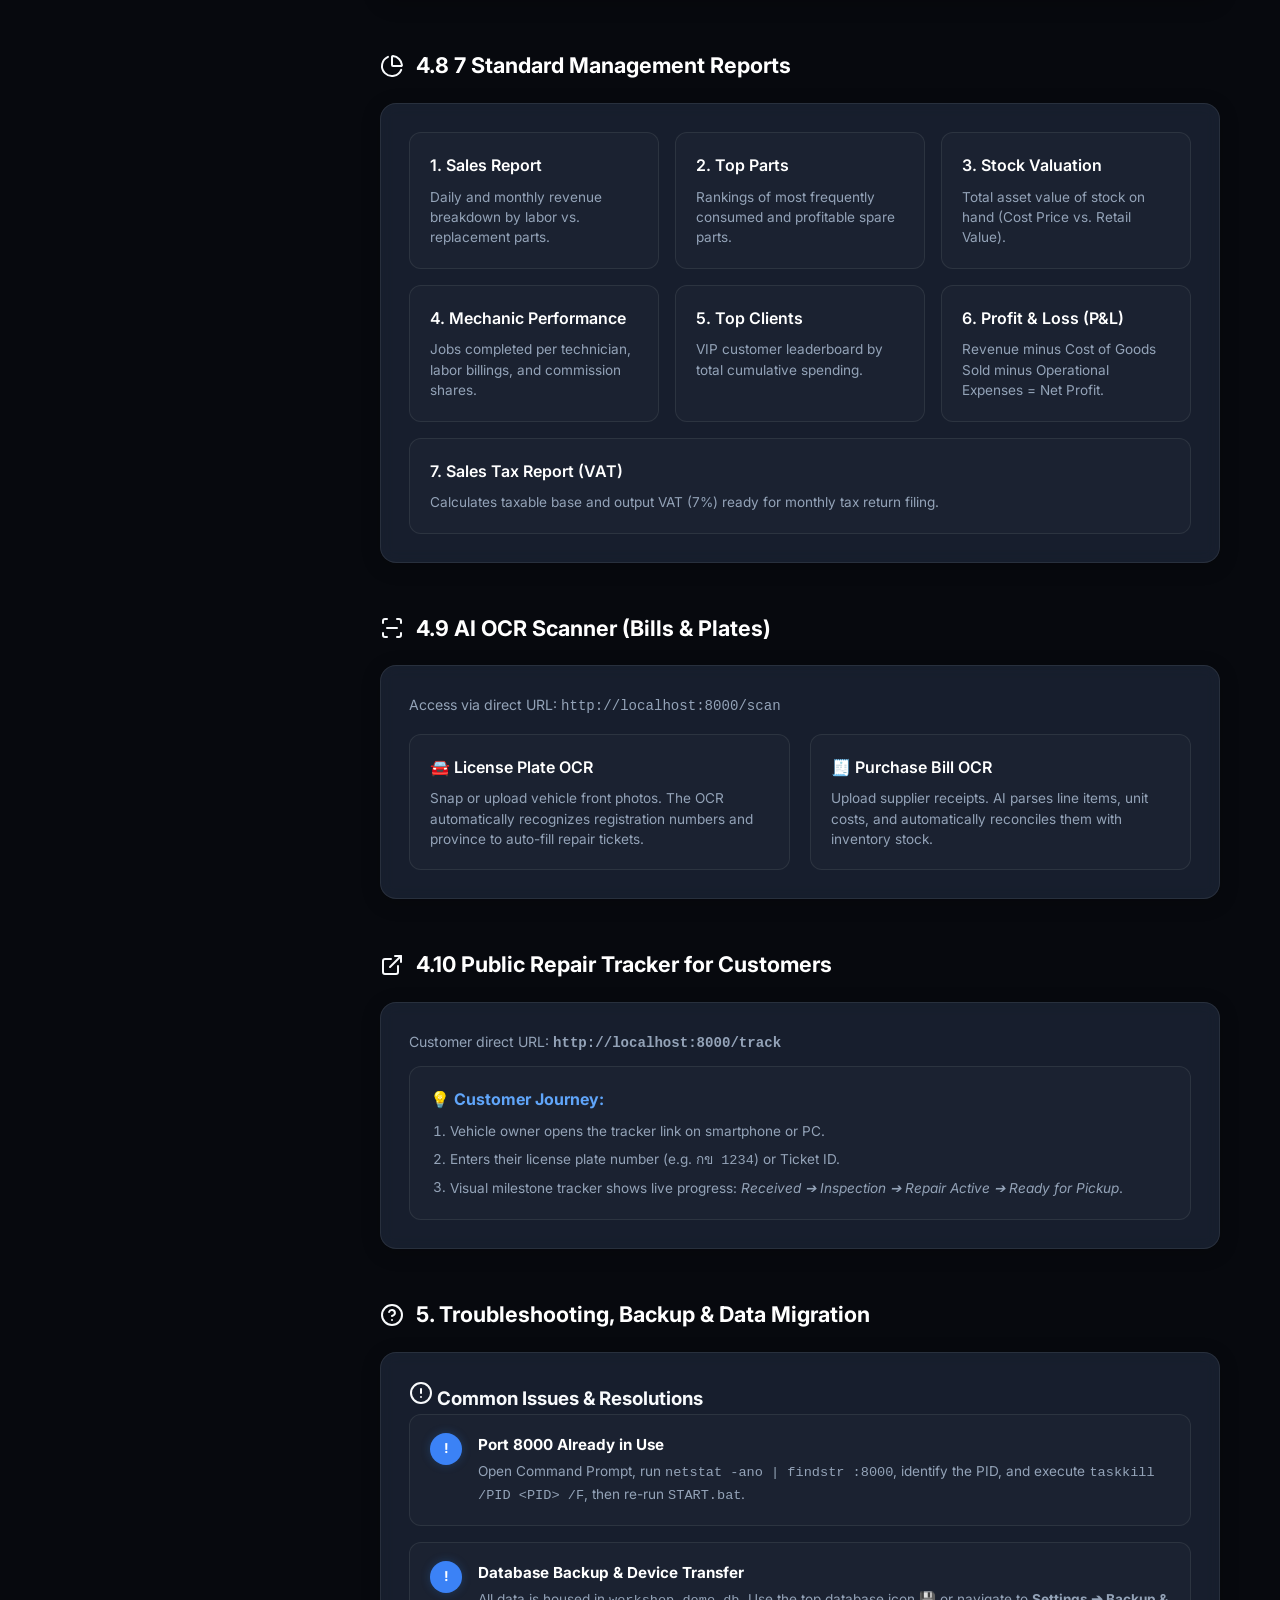
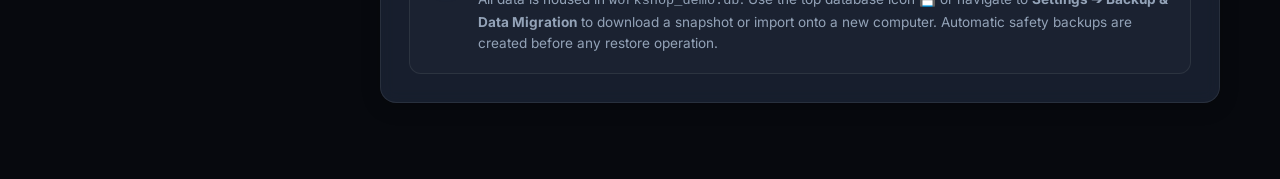
<file: static/manual_en.html>
<!DOCTYPE html>
<html lang="en">
<head>
    <meta charset="UTF-8">
    <meta name="viewport" content="width=device-width, initial-scale=1.0">
    <title>📖 User Manual — Automotive Workshop Command Center</title>
    <link rel="icon" type="image/x-icon" href="/static/favicon.ico">
    <link rel="preconnect" href="https://fonts.googleapis.com">
    <link rel="preconnect" href="https://fonts.gstatic.com" crossorigin>
    <link href="https://fonts.googleapis.com/css2?family=Outfit:wght@400;500;600;700;800&family=Inter:wght@300;400;500;600;700&family=Fira+Code:wght@400;500&display=swap" rel="stylesheet">
    <script src="/static/vendor/lucide-1.59.0.min.js"></script>
    <style>
        :root {
            --bg-body: #07090e;
            --bg-surface: #0f172a;
            --bg-card: rgba(30, 41, 59, 0.7);
            --bg-card-hover: rgba(51, 65, 85, 0.8);
            --primary: #3b82f6;
            --primary-glow: rgba(59, 130, 246, 0.25);
            --accent-cyan: #06b6d4;
            --accent-green: #10b981;
            --accent-amber: #f59e0b;
            --accent-purple: #8b5cf6;
            --border: rgba(255, 255, 255, 0.08);
            --border-hover: rgba(59, 130, 246, 0.4);
            --text-main: #f8fafc;
            --text-secondary: #94a3b8;
            --text-muted: #64748b;
        }

        * { margin:0; padding:0; box-sizing:border-box; }
        body {
            font-family: 'Inter', 'Outfit', sans-serif;
            background: var(--bg-body);
            color: var(--text-main);
            line-height: 1.6;
            display: flex;
            min-height: 100vh;
        }

        /* ── SIDEBAR ── */
        .manual-sidebar {
            width: 320px;
            background: rgba(15, 23, 42, 0.95);
            border-right: 1px solid var(--border);
            position: sticky;
            top: 0;
            height: 100vh;
            overflow-y: auto;
            display: flex;
            flex-direction: column;
            padding: 24px 16px;
            backdrop-filter: blur(12px);
        }

        .brand-header {
            display: flex;
            align-items: center;
            gap: 12px;
            padding-bottom: 16px;
            border-bottom: 1px solid var(--border);
            margin-bottom: 16px;
        }

        .brand-icon {
            width: 44px;
            height: 44px;
            background: linear-gradient(135deg, #3b82f6, #06b6d4);
            border-radius: 12px;
            display: flex;
            align-items: center;
            justify-content: center;
            color: white;
            box-shadow: 0 0 20px var(--primary-glow);
        }

        .brand-title h2 {
            font-family: 'Outfit', sans-serif;
            font-size: 1.15rem;
            font-weight: 700;
            background: linear-gradient(90deg, #60a5fa, #38bdf8);
            -webkit-background-clip: text;
            -webkit-text-fill-color: transparent;
        }

        .brand-title span {
            font-size: 0.72rem;
            color: var(--text-muted);
            letter-spacing: 0.5px;
        }

        /* Language Toggle */
        .lang-switch-box {
            display: flex;
            background: rgba(255, 255, 255, 0.06);
            border-radius: 10px;
            padding: 3px;
            margin-bottom: 16px;
            border: 1px solid var(--border);
        }
        .lang-pill {
            flex: 1;
            text-align: center;
            padding: 6px 0;
            font-size: 0.8rem;
            border-radius: 7px;
            text-decoration: none;
            display: flex;
            align-items: center;
            justify-content: center;
            gap: 6px;
            transition: all 0.2s;
        }
        .lang-pill.active {
            color: #fff;
            background: var(--primary);
            font-weight: 600;
            box-shadow: 0 2px 8px var(--primary-glow);
        }
        .lang-pill:not(.active) {
            color: var(--text-secondary);
        }
        .lang-pill:not(.active):hover {
            color: #fff;
            background: rgba(255, 255, 255, 0.05);
        }

        .search-box {
            position: relative;
            margin-bottom: 20px;
        }

        .search-box input {
            width: 100%;
            background: rgba(255, 255, 255, 0.05);
            border: 1px solid var(--border);
            border-radius: 10px;
            padding: 10px 14px 10px 38px;
            color: white;
            font-size: 0.85rem;
            font-family: inherit;
            outline: none;
            transition: all 0.2s;
        }

        .search-box input:focus {
            border-color: var(--primary);
            box-shadow: 0 0 12px var(--primary-glow);
        }

        .search-box i {
            position: absolute;
            left: 12px;
            top: 50%;
            transform: translateY(-50%);
            color: var(--text-muted);
            width: 16px;
            height: 16px;
        }

        .nav-group-title {
            font-size: 0.7rem;
            font-weight: 700;
            letter-spacing: 1px;
            color: var(--text-muted);
            text-transform: uppercase;
            margin: 16px 8px 8px;
        }

        .nav-links {
            display: flex;
            flex-direction: column;
            gap: 4px;
        }

        .nav-link {
            display: flex;
            align-items: center;
            gap: 10px;
            padding: 8px 12px;
            border-radius: 8px;
            color: var(--text-secondary);
            text-decoration: none;
            font-size: 0.85rem;
            transition: all 0.15s ease;
        }

        .nav-link:hover, .nav-link.active {
            background: rgba(59, 130, 246, 0.15);
            color: #60a5fa;
            border-left: 3px solid var(--primary);
        }

        .nav-link i {
            width: 18px;
            height: 18px;
        }

        .quick-actions {
            margin-top: auto;
            padding-top: 16px;
            border-top: 1px solid var(--border);
            display: flex;
            flex-direction: column;
            gap: 8px;
        }

        .btn-quick {
            display: flex;
            align-items: center;
            justify-content: center;
            gap: 8px;
            padding: 10px;
            border-radius: 8px;
            font-size: 0.82rem;
            font-weight: 600;
            text-decoration: none;
            transition: all 0.2s;
        }

        .btn-dash {
            background: var(--primary);
            color: white;
            box-shadow: 0 4px 14px var(--primary-glow);
        }
        .btn-dash:hover { background: #2563eb; }

        /* ── MAIN CONTENT ── */
        .manual-main {
            flex: 1;
            padding: 40px 60px;
            max-width: 1200px;
            margin: 0 auto;
            overflow-y: auto;
        }

        .hero-banner {
            background: linear-gradient(135deg, rgba(30, 58, 138, 0.4), rgba(15, 23, 42, 0.8));
            border: 1px solid rgba(59, 130, 246, 0.3);
            border-radius: 20px;
            padding: 36px 40px;
            margin-bottom: 40px;
            position: relative;
            overflow: hidden;
            box-shadow: 0 16px 40px rgba(0,0,0,0.4);
        }

        .hero-banner::after {
            content: '';
            position: absolute;
            top: -50%;
            right: -10%;
            width: 300px;
            height: 300px;
            background: radial-gradient(circle, rgba(59, 130, 246, 0.2) 0%, transparent 70%);
            border-radius: 50%;
            pointer-events: none;
        }

        .hero-badge {
            display: inline-flex;
            align-items: center;
            gap: 6px;
            background: rgba(59, 130, 246, 0.15);
            border: 1px solid rgba(59, 130, 246, 0.4);
            color: #93c5fd;
            font-size: 0.75rem;
            font-weight: 600;
            padding: 4px 12px;
            border-radius: 20px;
            margin-bottom: 16px;
            text-transform: uppercase;
            letter-spacing: 0.5px;
        }

        .hero-banner h1 {
            font-size: 2rem;
            font-weight: 800;
            margin-bottom: 12px;
            background: linear-gradient(90deg, #ffffff, #cbd5e1);
            -webkit-background-clip: text;
            -webkit-text-fill-color: transparent;
        }

        .hero-banner p {
            color: var(--text-secondary);
            font-size: 1rem;
            max-width: 750px;
            line-height: 1.7;
        }

        /* ── SECTION CARDS ── */
        .doc-section {
            margin-bottom: 48px;
            scroll-margin-top: 30px;
        }

        .section-header {
            display: flex;
            align-items: center;
            gap: 12px;
            margin-bottom: 20px;
        }

        .section-header i {
            color: var(--accent-cyan);
            width: 26px;
            height: 26px;
        }

        .section-header h2 {
            font-size: 1.35rem;
            font-weight: 700;
            color: #fff;
        }

        .content-card {
            background: var(--bg-card);
            border: 1px solid var(--border);
            border-radius: 16px;
            padding: 28px;
            backdrop-filter: blur(8px);
            box-shadow: 0 4px 20px rgba(0,0,0,0.2);
        }

        .grid-2 {
            display: grid;
            grid-template-columns: repeat(auto-fit, minmax(320px, 1fr));
            gap: 20px;
        }

        .grid-3 {
            display: grid;
            grid-template-columns: repeat(auto-fit, minmax(240px, 1fr));
            gap: 16px;
        }

        .feature-box {
            background: rgba(255, 255, 255, 0.02);
            border: 1px solid var(--border);
            border-radius: 12px;
            padding: 20px;
            transition: all 0.2s;
        }

        .feature-box:hover {
            background: rgba(255, 255, 255, 0.04);
            border-color: var(--border-hover);
            transform: translateY(-2px);
        }

        .feat-icon {
            width: 40px;
            height: 40px;
            border-radius: 10px;
            display: flex;
            align-items: center;
            justify-content: center;
            margin-bottom: 12px;
        }
        .feat-icon.blue { background: rgba(59, 130, 246, 0.15); color: #60a5fa; }
        .feat-icon.green { background: rgba(16, 185, 129, 0.15); color: #34d399; }
        .feat-icon.amber { background: rgba(245, 158, 11, 0.15); color: #fbbf24; }
        .feat-icon.purple { background: rgba(139, 92, 246, 0.15); color: #c084fc; }

        .feature-box h4 {
            font-size: 1rem;
            font-weight: 600;
            color: #fff;
            margin-bottom: 8px;
        }

        .feature-box p {
            font-size: 0.85rem;
            color: var(--text-secondary);
            line-height: 1.5;
        }

        /* ── STEP LISTS ── */
        .step-list {
            display: flex;
            flex-direction: column;
            gap: 16px;
        }

        .step-item {
            display: flex;
            gap: 16px;
            background: rgba(255, 255, 255, 0.02);
            border: 1px solid var(--border);
            border-radius: 12px;
            padding: 18px 20px;
        }

        .step-num {
            width: 32px;
            height: 32px;
            background: var(--primary);
            color: white;
            border-radius: 50%;
            display: flex;
            align-items: center;
            justify-content: center;
            font-weight: 700;
            font-size: 0.85rem;
            flex-shrink: 0;
            box-shadow: 0 0 10px var(--primary-glow);
        }

        .step-info h4 {
            font-size: 0.95rem;
            color: #fff;
            margin-bottom: 4px;
        }

        .step-info p {
            font-size: 0.85rem;
            color: var(--text-secondary);
        }

        /* ── URL TABLE ── */
        .url-table {
            width: 100%;
            border-collapse: collapse;
            font-size: 0.88rem;
        }

        .url-table th, .url-table td {
            padding: 12px 16px;
            text-align: left;
            border-bottom: 1px solid var(--border);
        }

        .url-table th {
            color: var(--text-muted);
            font-weight: 600;
            font-size: 0.8rem;
            text-transform: uppercase;
            letter-spacing: 0.5px;
        }

        .url-table a {
            color: #38bdf8;
            text-decoration: none;
            font-family: 'Fira Code', monospace;
            font-size: 0.82rem;
        }

        .url-table a:hover { text-decoration: underline; }

        .badge-pill {
            display: inline-block;
            padding: 2px 8px;
            border-radius: 6px;
            font-size: 0.72rem;
            font-weight: 600;
        }
        .badge-success { background: rgba(16, 185, 129, 0.2); color: #34d399; }
        .badge-info { background: rgba(59, 130, 246, 0.2); color: #60a5fa; }
        .badge-warning { background: rgba(245, 158, 11, 0.2); color: #fbbf24; }

        @media (max-width: 900px) {
            body { flex-direction: column; }
            .manual-sidebar { width: 100%; height: auto; position: static; }
            .manual-main { padding: 24px 16px; }
        }
    </style>
</head>
<body>

    <!-- ── 1. SIDEBAR MENU ── -->
    <aside class="manual-sidebar">
        <div class="brand-header">
            <div class="brand-icon"><i data-lucide="book-open"></i></div>
            <div class="brand-title">
                <h2>User Manual</h2>
                <span>COMMAND CENTER v1.0</span>
            </div>
        </div>

        <!-- Language Switcher Box -->
        <div class="lang-switch-box">
            <a href="/manual" class="lang-pill">🇹🇭 ภาษาไทย</a>
            <a href="/manual_en" class="lang-pill active">🇬🇧 English</a>
        </div>

        <div class="search-box">
            <i data-lucide="search"></i>
            <input type="text" id="docSearch" placeholder="Search documentation..." onkeyup="filterDocs()">
        </div>

        <div class="nav-group-title">Table of Contents</div>
        <nav class="nav-links">
            <a href="#overview" class="nav-link"><i data-lucide="info"></i> 1. System Overview</a>
            <a href="#launch" class="nav-link"><i data-lucide="play-circle"></i> 2. Getting Started</a>
            <a href="#urls" class="nav-link"><i data-lucide="globe"></i> 3. Important URLs</a>
            <a href="#dashboard" class="nav-link"><i data-lucide="layout-dashboard"></i> 4.1 Dashboard Overview</a>
            <a href="#repairs" class="nav-link"><i data-lucide="wrench"></i> 4.2 Repairs & Tickets</a>
            <a href="#appointments" class="nav-link"><i data-lucide="calendar"></i> 4.3 Appointments Calendar</a>
            <a href="#customers" class="nav-link"><i data-lucide="users"></i> 4.4 Customer 360° Profile</a>
            <a href="#stock" class="nav-link"><i data-lucide="package"></i> 4.5 Stock & Inventory</a>
            <a href="#purchases" class="nav-link"><i data-lucide="truck"></i> 4.6 Purchases & Suppliers</a>
            <a href="#finance" class="nav-link"><i data-lucide="banknote"></i> 4.7 Finance & Expenses</a>
            <a href="#reports" class="nav-link"><i data-lucide="pie-chart"></i> 4.8 7 Standard Reports</a>
            <a href="#scanner" class="nav-link"><i data-lucide="scan-line"></i> 4.9 OCR Scanner</a>
            <a href="#tracker" class="nav-link"><i data-lucide="external-link"></i> 4.10 Public Repair Tracker</a>
            <a href="#troubleshooting" class="nav-link"><i data-lucide="help-circle"></i> 5. Troubleshooting & Backup</a>
        </nav>

        <div class="quick-actions">
            <a href="/dashboard" class="btn-quick btn-dash"><i data-lucide="arrow-left"></i> Return to Dashboard</a>
            <a href="/docs" target="_blank" class="btn-quick" style="background:rgba(255,255,255,0.05); color:white;"><i data-lucide="code"></i> Swagger API Docs</a>
        </div>
    </aside>

    <!-- ── 2. MAIN MANUAL WORKSPACE ── -->
    <main class="manual-main">
        <div class="hero-banner">
            <div style="display:flex; justify-content:space-between; align-items:flex-start; flex-wrap:wrap; gap:12px;">
                <div class="hero-badge"><i data-lucide="sparkles"></i> Operations & Technical Documentation</div>
                <div style="display:flex; gap:6px; background:rgba(15,23,42,0.7); border:1px solid rgba(255,255,255,0.1); border-radius:8px; padding:3px;">
                    <a href="/manual" style="padding:4px 10px; border-radius:6px; font-size:0.78rem; color:var(--text-secondary); text-decoration:none;">🇹🇭 ภาษาไทย</a>
                    <a href="/manual_en" style="padding:4px 10px; border-radius:6px; font-size:0.78rem; font-weight:600; background:var(--primary); color:#fff; text-decoration:none;">🇬🇧 English</a>
                </div>
            </div>
            <h1>Automotive Workshop Command Center</h1>
            <p>Complete User & Operations Manual for the All-in-One Workshop Management Platform and R.O.S.E. AI Copilot. Covers vehicle intake, automated diagnosis, inventory control, calendar scheduling, P&L reporting, and customer tracking.</p>
        </div>

        <!-- 1. OVERVIEW -->
        <section id="overview" class="doc-section">
            <div class="section-header">
                <i data-lucide="layers"></i>
                <h2>1. System Overview & Architecture</h2>
            </div>
            <div class="content-card">
                <p style="margin-bottom:16px;">Engineered to streamline auto repair operations, eliminate paper bottlenecks, and provide real-time visibility across all workshop activities:</p>
                <div class="grid-3">
                    <div class="feature-box">
                        <div class="feat-icon blue"><i data-lucide="cpu"></i></div>
                        <h4>AI Diagnosis & Pricing</h4>
                        <p>Extract vehicle symptoms and calculate accurate labor and replacement parts estimates via R.O.S.E. AI Copilot.</p>
                    </div>
                    <div class="feature-box">
                        <div class="feat-icon green"><i data-lucide="database"></i></div>
                        <h4>SQLite Database</h4>
                        <p>Single-file database (<code>workshop_demo.db</code>). Fast, resilient, zero-maintenance, and effortless to back up.</p>
                    </div>
                    <div class="feature-box">
                        <div class="feat-icon amber"><i data-lucide="smartphone"></i></div>
                        <h4>LINE & Public Tracker</h4>
                        <p>Real-time vehicle status tracking accessible by vehicle owners 24/7 without requiring phone calls.</p>
                    </div>
                </div>
            </div>
        </section>

        <!-- 2. LAUNCH & RUN -->
        <section id="launch" class="doc-section">
            <div class="section-header">
                <i data-lucide="play-circle"></i>
                <h2>2. Getting Started (Launch & Stop)</h2>
            </div>
            <div class="content-card">
                <h3><i data-lucide="monitor"></i> 3 Easy Ways to Launch</h3>
                <div class="step-list">
                    <div class="step-item">
                        <div class="step-num">1</div>
                        <div class="step-info">
                            <h4>Launch via Desktop Shortcut (Recommended)</h4>
                            <p>Double-click the <strong>"Automotive Workshop Command Center"</strong> shortcut on your Desktop.</p>
                        </div>
                    </div>
                    <div class="step-item">
                        <div class="step-num">2</div>
                        <div class="step-info">
                            <h4>Launch via Direct Batch File</h4>
                            <p>Double-click <strong>"START Automotive Workshop.bat"</strong> located on your Desktop.</p>
                        </div>
                    </div>
                    <div class="step-item">
                        <div class="step-num">3</div>
                        <div class="step-info">
                            <h4>Launch from Project Directory</h4>
                            <p>Double-click <strong>"START.bat"</strong> (or <code>run.bat</code>) inside the root project directory.</p>
                        </div>
                    </div>
                </div>
                <div style="margin-top:20px; padding:12px 16px; background:rgba(59,130,246,0.1); border-left:4px solid var(--primary); border-radius:6px; font-size:0.85rem; color:#93c5fd;">
                    💡 <strong>Note:</strong> Once launched, the server initializes and automatically opens your web browser to the Command Center at <code>http://localhost:8000/dashboard</code>.
                </div>
                <div style="margin-top:14px; padding:12px 16px; background:rgba(239,68,68,0.1); border-left:4px solid #ef4444; border-radius:6px; font-size:0.85rem; color:#fca5a5;">
                    🛑 <strong>How to Stop:</strong> Simply close the black Command Prompt console window, or press <code>Ctrl + C</code> inside the terminal.
                </div>
            </div>
        </section>

        <!-- 3. IMPORTANT URLS -->
        <section id="urls" class="doc-section">
            <div class="section-header">
                <i data-lucide="globe"></i>
                <h2>3. Important System URLs</h2>
            </div>
            <div class="content-card">
                <table class="url-table">
                    <thead>
                        <tr>
                            <th>Module</th>
                            <th>Direct URL</th>
                            <th>Description</th>
                        </tr>
                    </thead>
                    <tbody>
                        <tr>
                            <td><strong>🏠 Main Dashboard</strong></td>
                            <td><a href="http://localhost:8000/dashboard" target="_blank">http://localhost:8000/dashboard</a></td>
                            <td>Core management hub, KPI summaries, and active repair boards.</td>
                        </tr>
                        <tr>
                            <td><strong>📦 Stock & Inventory</strong></td>
                            <td><a href="http://localhost:8000/stock" target="_blank">http://localhost:8000/stock</a></td>
                            <td>Parts catalog, inventory adjustments, and barcode tracking.</td>
                        </tr>
                        <tr>
                            <td><strong>📷 AI OCR Scanner</strong></td>
                            <td><a href="http://localhost:8000/scan" target="_blank">http://localhost:8000/scan</a></td>
                            <td>Scan supplier parts bills and camera license plates.</td>
                        </tr>
                        <tr>
                            <td><strong>🔍 Public Repair Tracker</strong></td>
                            <td><a href="http://localhost:8000/track" target="_blank">http://localhost:8000/track</a></td>
                            <td>Customer-facing real-time repair status portal.</td>
                        </tr>
                        <tr>
                            <td><strong>📖 User Documentation</strong></td>
                            <td><a href="http://localhost:8000/manual" target="_blank">http://localhost:8000/manual</a></td>
                            <td>Interactive full documentation (Thai and English).</td>
                        </tr>
                        <tr>
                            <td><strong>⚡ REST API Docs</strong></td>
                            <td><a href="http://localhost:8000/docs" target="_blank">http://localhost:8000/docs</a></td>
                            <td>Swagger UI API interactive test console for developers.</td>
                        </tr>
                    </tbody>
                </table>
            </div>
        </section>

        <!-- 4.1 DASHBOARD -->
        <section id="dashboard" class="doc-section">
            <div class="section-header">
                <i data-lucide="layout-dashboard"></i>
                <h2>4.1 Command Center Dashboard</h2>
            </div>
            <div class="content-card">
                <div class="grid-2">
                    <div>
                        <h3><i data-lucide="bar-chart-2"></i> 4 Real-time KPI Cards</h3>
                        <p style="font-size:0.88rem; color:var(--text-secondary); margin-bottom:12px;">Top metrics update continuously based on workshop operations:</p>
                        <ul style="padding-left:20px; font-size:0.88rem; color:var(--text-secondary); display:flex; flex-direction:column; gap:8px;">
                            <li><strong>Total Revenue This Month:</strong> Summation of labor fees and parts billed across all approved tickets.</li>
                            <li><strong>Active Repairs:</strong> Total count of vehicles currently in repair, plus count awaiting mechanic approval.</li>
                            <li><strong>Low Stock Warning:</strong> Items dipping below their minimum reorder thresholds.</li>
                            <li><strong>Today's Appointments:</strong> Scheduled arrivals for today. Click directly to open the booking calendar.</li>
                        </ul>
                    </div>
                    <div>
                        <h3><i data-lucide="bot"></i> R.O.S.E. AI Copilot (Right Dock)</h3>
                        <p style="font-size:0.88rem; color:var(--text-secondary); margin-bottom:12px;">Ask questions in natural language or execute quick workshop actions:</p>
                        <div style="background:rgba(0,0,0,0.3); border-radius:8px; padding:12px; font-family:'Fira Code', monospace; font-size:0.8rem; color:#38bdf8;">
                            > "How much 5W-30 engine oil is left in stock?"<br>
                            > "Is repair ticket #12 approved yet?"<br>
                            > "Show revenue breakdown for this month"
                        </div>
                    </div>
                </div>
            </div>
        </section>

        <!-- 4.2 REPAIRS -->
        <section id="repairs" class="doc-section">
            <div class="section-header">
                <i data-lucide="wrench"></i>
                <h2>4.2 Service Tickets & Intake System</h2>
            </div>
            <div class="content-card">
                <h3><i data-lucide="clipboard-check"></i> New Intake Workflow</h3>
                <div class="step-list">
                    <div class="step-item">
                        <div class="step-num">1</div>
                        <div class="step-info">
                            <h4>Click "+ New Intake"</h4>
                            <p>Located on the top right header or on the Repairs management tab.</p>
                        </div>
                    </div>
                    <div class="step-item">
                        <div class="step-num">2</div>
                        <div class="step-info">
                            <h4>Enter Vehicle & Complaint Details</h4>
                            <p>Input license plate number, customer name, contact phone, and customer-described symptoms (e.g. <em>"Front brake squealing, spongy pedal feel"</em>).</p>
                        </div>
                    </div>
                    <div class="step-item">
                        <div class="step-num">3</div>
                        <div class="step-info">
                            <h4>AI Auto-Calculates Labor & Parts</h4>
                            <p>R.O.S.E. AI extracts structured symptoms, maps required replacement parts from stock, and computes initial labor and parts pricing.</p>
                        </div>
                    </div>
                    <div class="step-item">
                        <div class="step-num">4</div>
                        <div class="step-info">
                            <h4>Approve Work & Finalize Repair</h4>
                            <p>Technician lead clicks "Approve" to initiate work. Once physical service is finished, mark as "Complete Repair" to update inventory and log earnings.</p>
                        </div>
                    </div>
                </div>
            </div>
        </section>

        <!-- 4.3 APPOINTMENTS -->
        <section id="appointments" class="doc-section">
            <div class="section-header">
                <i data-lucide="calendar"></i>
                <h2>4.3 Appointments & Scheduling Calendar</h2>
            </div>
            <div class="content-card">
                <p style="font-size:0.88rem; color:var(--text-secondary); margin-bottom:16px;">Prevent workshop bottlenecks by distributing technician workload visually:</p>
                <div class="grid-2">
                    <div class="feature-box">
                        <h4><i data-lucide="plus-circle" style="width:16px; height:16px; display:inline;"></i> Booking New Appointments</h4>
                        <p>Select customer, vehicle, date, time slot, requested services (periodic inspection, brake overhaul, tire balance), and assign a lead technician.</p>
                    </div>
                    <div class="feature-box">
                        <h4><i data-lucide="check-circle" style="width:16px; height:16px; display:inline;"></i> Status Badges</h4>
                        <p>
                            <span class="badge-pill badge-success">Confirmed</span> Slot reserved<br>
                            <span class="badge-pill badge-warning" style="margin-top:4px;">Pending</span> Awaiting customer confirmation<br>
                            <span class="badge-pill badge-info" style="margin-top:4px;">Completed</span> Vehicle arrived and serviced
                        </p>
                    </div>
                </div>
            </div>
        </section>

        <!-- 4.4 CUSTOMERS -->
        <section id="customers" class="doc-section">
            <div class="section-header">
                <i data-lucide="users"></i>
                <h2>4.4 Customer 360° Profile</h2>
            </div>
            <div class="content-card">
                <h3><i data-lucide="user-check"></i> Comprehensive Customer Intelligence</h3>
                <p style="font-size:0.88rem; color:var(--text-secondary); margin-bottom:16px;">Click any customer name to open the Customer 360° intelligence modal:</p>
                <div class="grid-3">
                    <div class="feature-box">
                        <h4>🚗 Owned Vehicles</h4>
                        <p>Inspect all registered vehicles: Make, model, year, color, and latest odometer readings.</p>
                    </div>
                    <div class="feature-box">
                        <h4>💰 Total Lifetime Spend</h4>
                        <p>Cumulative revenue contributed by the client to determine VIP tier status and discounts.</p>
                    </div>
                    <div class="feature-box">
                        <h4>📜 Complete Repair History</h4>
                        <p>Chronological service history, parts replaced, past invoices, and warranty status.</p>
                    </div>
                </div>
            </div>
        </section>

        <!-- 4.5 STOCK -->
        <section id="stock" class="doc-section">
            <div class="section-header">
                <i data-lucide="package"></i>
                <h2>4.5 Stock & Inventory Management</h2>
            </div>
            <div class="content-card">
                <p style="font-size:0.88rem; color:var(--text-secondary); margin-bottom:16px;">Access via the <strong>"Stock"</strong> sidebar tab or direct URL: <code>http://localhost:8000/stock</code></p>
                <div class="grid-2">
                    <div class="feature-box">
                        <h4>📦 Parts Catalog & Categorization</h4>
                        <p>Manage parts by SKU, category (Fluids, Filters, Brakes, Electrical, Suspension), wholesale cost, retail price, and reorder warning points.</p>
                    </div>
                    <div class="feature-box">
                        <h4>🔄 Fast Adjustments & Audit Trail</h4>
                        <p>Click <strong>[+]</strong> to receive stock or <strong>[-]</strong> to withdraw parts, with mandatory audit remarks recorded for every inventory shift.</p>
                    </div>
                </div>
            </div>
        </section>

        <!-- 4.6 PURCHASES & SUPPLIERS -->
        <section id="purchases" class="doc-section">
            <div class="section-header">
                <i data-lucide="truck"></i>
                <h2>4.6 Purchases & Parts Suppliers</h2>
            </div>
            <div class="content-card">
                <p style="font-size:0.88rem; color:var(--text-secondary); margin-bottom:12px;">Manage vendor relationships and purchase invoices:</p>
                <ul style="padding-left:20px; font-size:0.88rem; color:var(--text-secondary); display:flex; flex-direction:column; gap:8px;">
                    <li><strong>Suppliers Directory:</strong> Store vendor contacts, addresses, representative phone numbers, and payment terms (e.g. Net 30 days).</li>
                    <li><strong>Purchase Bills:</strong> Log incoming stock orders, track payment obligations, and verify fulfillment.</li>
                </ul>
            </div>
        </section>

        <!-- 4.7 FINANCE & EXPENSES -->
        <section id="finance" class="doc-section">
            <div class="section-header">
                <i data-lucide="banknote"></i>
                <h2>4.7 Finance & Expense Tracking</h2>
            </div>
            <div class="content-card">
                <p style="font-size:0.88rem; color:var(--text-secondary); margin-bottom:12px;">Keep workshop cash flow healthy with accurate overhead bookkeeping:</p>
                <div class="grid-2">
                    <div class="feature-box">
                        <h4>💸 Daily Expense Logging</h4>
                        <p>Record overheads: electricity, water, internet, facility rent, tools & machinery, technician wages, and shop consumables.</p>
                    </div>
                    <div class="feature-box">
                        <h4>📈 Automated P&L Statement</h4>
                        <p>Revenues automatically offset against cost of parts and operating expenses to calculate net monthly profits instantly.</p>
                    </div>
                </div>
            </div>
        </section>

        <!-- 4.8 REPORTS -->
        <section id="reports" class="doc-section">
            <div class="section-header">
                <i data-lucide="pie-chart"></i>
                <h2>4.8 7 Standard Management Reports</h2>
            </div>
            <div class="content-card">
                <div class="grid-3">
                    <div class="feature-box">
                        <h4>1. Sales Report</h4>
                        <p>Daily and monthly revenue breakdown by labor vs. replacement parts.</p>
                    </div>
                    <div class="feature-box">
                        <h4>2. Top Parts</h4>
                        <p>Rankings of most frequently consumed and profitable spare parts.</p>
                    </div>
                    <div class="feature-box">
                        <h4>3. Stock Valuation</h4>
                        <p>Total asset value of stock on hand (Cost Price vs. Retail Value).</p>
                    </div>
                    <div class="feature-box">
                        <h4>4. Mechanic Performance</h4>
                        <p>Jobs completed per technician, labor billings, and commission shares.</p>
                    </div>
                    <div class="feature-box">
                        <h4>5. Top Clients</h4>
                        <p>VIP customer leaderboard by total cumulative spending.</p>
                    </div>
                    <div class="feature-box">
                        <h4>6. Profit & Loss (P&L)</h4>
                        <p>Revenue minus Cost of Goods Sold minus Operational Expenses = Net Profit.</p>
                    </div>
                    <div class="feature-box" style="grid-column: span 3;">
                        <h4>7. Sales Tax Report (VAT)</h4>
                        <p>Calculates taxable base and output VAT (7%) ready for monthly tax return filing.</p>
                    </div>
                </div>
            </div>
        </section>

        <!-- 4.9 SCANNER -->
        <section id="scanner" class="doc-section">
            <div class="section-header">
                <i data-lucide="scan-line"></i>
                <h2>4.9 AI OCR Scanner (Bills & Plates)</h2>
            </div>
            <div class="content-card">
                <p style="font-size:0.88rem; color:var(--text-secondary); margin-bottom:16px;">Access via direct URL: <code>http://localhost:8000/scan</code></p>
                <div class="grid-2">
                    <div class="feature-box">
                        <h4>🚘 License Plate OCR</h4>
                        <p>Snap or upload vehicle front photos. The OCR automatically recognizes registration numbers and province to auto-fill repair tickets.</p>
                    </div>
                    <div class="feature-box">
                        <h4>🧾 Purchase Bill OCR</h4>
                        <p>Upload supplier receipts. AI parses line items, unit costs, and automatically reconciles them with inventory stock.</p>
                    </div>
                </div>
            </div>
        </section>

        <!-- 4.10 TRACKER -->
        <section id="tracker" class="doc-section">
            <div class="section-header">
                <i data-lucide="external-link"></i>
                <h2>4.10 Public Repair Tracker for Customers</h2>
            </div>
            <div class="content-card">
                <p style="font-size:0.88rem; color:var(--text-secondary); margin-bottom:12px;">Customer direct URL: <strong><code>http://localhost:8000/track</code></strong></p>
                <div style="background:rgba(255,255,255,0.02); border-radius:12px; padding:20px; border:1px solid var(--border);">
                    <h4 style="color:#60a5fa; margin-bottom:8px;">💡 Customer Journey:</h4>
                    <ol style="padding-left:20px; font-size:0.85rem; color:var(--text-secondary); display:flex; flex-direction:column; gap:6px;">
                        <li>Vehicle owner opens the tracker link on smartphone or PC.</li>
                        <li>Enters their license plate number (e.g. <code>กข 1234</code>) or Ticket ID.</li>
                        <li>Visual milestone tracker shows live progress: <em>Received ➔ Inspection ➔ Repair Active ➔ Ready for Pickup</em>.</li>
                    </ol>
                </div>
            </div>
        </section>

        <!-- 5. TROUBLESHOOTING & BACKUP -->
        <section id="troubleshooting" class="doc-section">
            <div class="section-header">
                <i data-lucide="help-circle"></i>
                <h2>5. Troubleshooting, Backup & Data Migration</h2>
            </div>
            <div class="content-card">
                <h3><i data-lucide="alert-circle"></i> Common Issues & Resolutions</h3>
                <div class="step-list">
                    <div class="step-item">
                        <div class="step-num">!</div>
                        <div class="step-info">
                            <h4>Port 8000 Already in Use</h4>
                            <p>Open Command Prompt, run <code>netstat -ano | findstr :8000</code>, identify the PID, and execute <code>taskkill /PID &lt;PID&gt; /F</code>, then re-run <code>START.bat</code>.</p>
                        </div>
                    </div>
                    <div class="step-item">
                        <div class="step-num">!</div>
                        <div class="step-info">
                            <h4>Database Backup & Device Transfer</h4>
                            <p>All data is housed in <code>workshop_demo.db</code>. Use the top database icon <code>💾</code> or navigate to <strong>Settings ➔ Backup & Data Migration</strong> to download a snapshot or import onto a new computer. Automatic safety backups are created before any restore operation.</p>
                        </div>
                    </div>
                </div>
            </div>
        </section>

    </main>

    <script>
        lucide.createIcons();

        function filterDocs() {
            const query = document.getElementById('docSearch').value.toLowerCase();
            const sections = document.querySelectorAll('.doc-section');
            sections.forEach(sec => {
                const text = sec.innerText.toLowerCase();
                sec.style.display = text.includes(query) ? 'block' : 'none';
            });
        }
    </script>
</body>
</html>
</file>
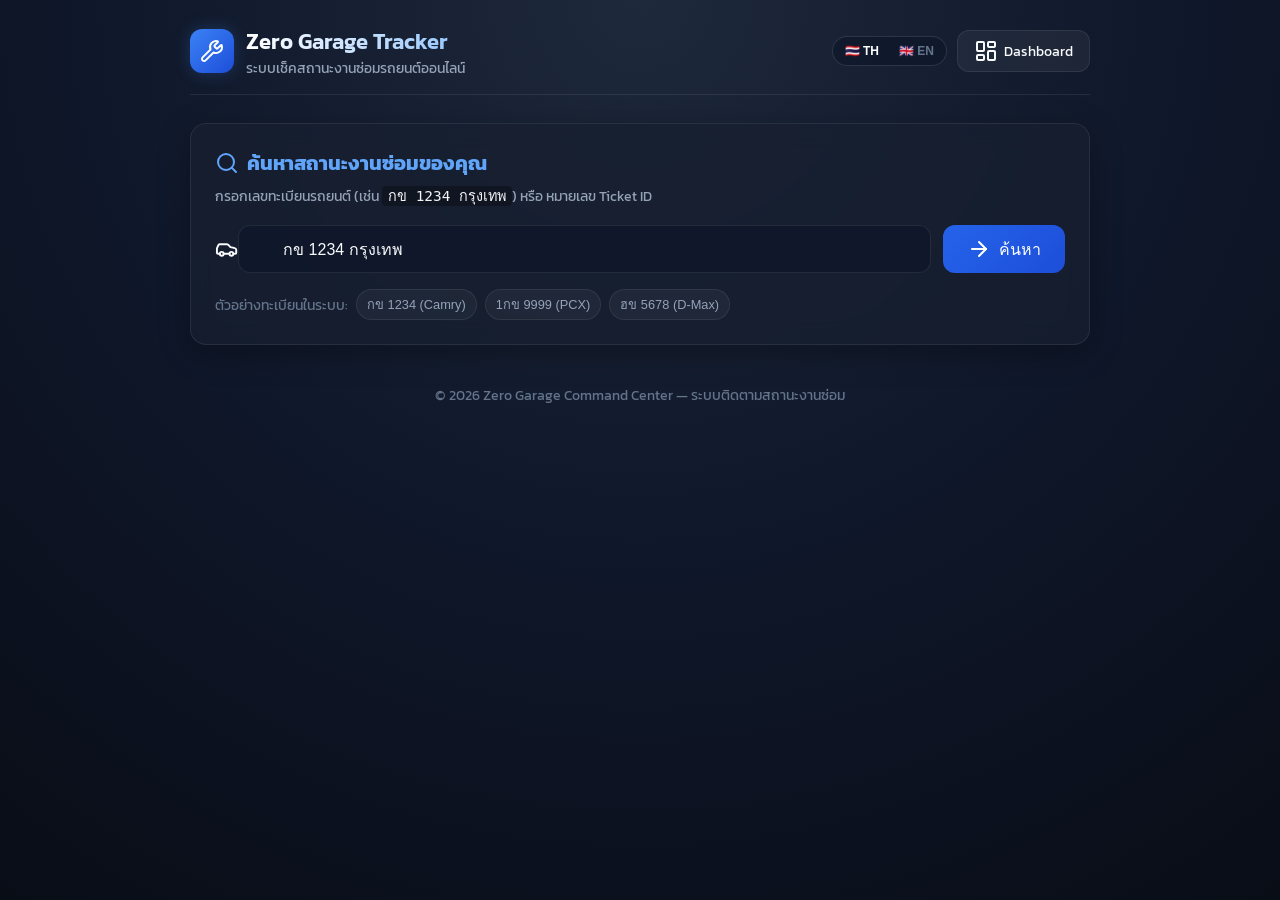
<file: static/track.html>
<!DOCTYPE html>
<html lang="th">
<head>
    <meta charset="UTF-8">
    <meta name="viewport" content="width=device-width, initial-scale=1.0">
    <title>🚗 ติดตามสถานะงานซ่อม — Live Repair Tracker</title>
    <meta name="description" content="ระบบติดตามสถานะงานซ่อมรถยนต์เรียลไทม์ Automotive Workshop Command Center">
    <link rel="preconnect" href="https://fonts.googleapis.com">
    <link rel="preconnect" href="https://fonts.gstatic.com" crossorigin>
    <link href="https://fonts.googleapis.com/css2?family=Kanit:wght@300;400;500;600;700&family=Outfit:wght@500;600;700;800&display=swap" rel="stylesheet">
    <script src="/static/vendor/lucide-1.59.0.min.js"></script>
    <link rel="stylesheet" href="/static/track.css">
</head>
<body>
    <div class="track-container">
        <!-- Header -->
        <header class="track-header">
            <div class="brand">
                <div class="brand-icon"><i data-lucide="wrench"></i></div>
                <div>
                    <h1>Zero Garage Tracker</h1>
                    <p>ระบบเช็คสถานะงานซ่อมรถยนต์ออนไลน์</p>
                </div>
            </div>
            <div class="header-nav" style="display:flex;align-items:center;gap:10px;">
                <div class="lang-switch-toggle" style="display:inline-flex;align-items:center;background:rgba(15,23,42,0.7);border:1px solid rgba(255,255,255,0.12);border-radius:20px;padding:3px;gap:2px;">
                    <button type="button" class="lang-toggle-btn active" id="track-lang-th" onclick="setTrackLanguage('th')" style="background:transparent;border:none;color:var(--text-muted);font-size:0.75rem;font-weight:600;padding:4px 9px;border-radius:12px;cursor:pointer;color:#fff;">🇹🇭 TH</button>
                    <button type="button" class="lang-toggle-btn" id="track-lang-en" onclick="setTrackLanguage('en')" style="background:transparent;border:none;color:var(--text-muted);font-size:0.75rem;font-weight:600;padding:4px 9px;border-radius:12px;cursor:pointer;">🇬🇧 EN</button>
                </div>
                <a href="/dashboard" class="nav-btn"><i data-lucide="layout-dashboard"></i> Dashboard</a>
            </div>
        </header>

        <!-- Search Box -->
        <section class="search-section">
            <div class="search-card">
                <h2><i data-lucide="search"></i> ค้นหาสถานะงานซ่อมของคุณ</h2>
                <p>กรอกเลขทะเบียนรถยนต์ (เช่น <code>กข 1234 กรุงเทพ</code>) หรือ หมายเลข Ticket ID</p>
                <div class="search-bar">
                    <div class="input-wrap">
                        <i data-lucide="car"></i>
                        <input type="text" id="track-input" placeholder="พิมพ์เลขทะเบียนรถ หรือ เลข Ticket..." value="กข 1234 กรุงเทพ">
                    </div>
                    <button id="btn-search" onclick="performTrack()"><i data-lucide="arrow-right"></i> ค้นหา</button>
                </div>
                <div class="quick-tags">
                    <span>ตัวอย่างทะเบียนในระบบ:</span>
                    <button class="tag-btn" onclick="quickSearch('กข 1234 กรุงเทพ')">กข 1234 (Camry)</button>
                    <button class="tag-btn" onclick="quickSearch('1กข 9999 กรุงเทพ')">1กข 9999 (PCX)</button>
                    <button class="tag-btn" onclick="quickSearch('ฮข 5678 ชลบุรี')">ฮข 5678 (D-Max)</button>
                </div>
            </div>
        </section>

        <!-- Results Area -->
        <section id="results-area" class="results-section" style="display:none;">
            <!-- Content will be injected dynamically -->
        </section>

        <footer class="track-footer">
            <p>© 2026 Zero Garage Command Center — ระบบติดตามสถานะงานซ่อม</p>
        </footer>
    </div>

    <script src="/static/track.js"></script>
</body>
</html>
</file>
<file: static/track.css>
:root {
    --bg-dark: #0b0f19;
    --card-bg: rgba(23, 31, 48, 0.75);
    --border-color: rgba(255, 255, 255, 0.08);
    --accent-blue: #3b82f6;
    --accent-glow: rgba(59, 130, 246, 0.25);
    --accent-emerald: #10b981;
    --accent-amber: #f59e0b;
    --text-primary: #f8fafc;
    --text-secondary: #94a3b8;
    --text-muted: #64748b;
    --radius-lg: 16px;
    --radius-md: 12px;
}

* {
    box-sizing: border-box;
    margin: 0;
    padding: 0;
}

body {
    font-family: 'Kanit', 'Outfit', sans-serif;
    background: radial-gradient(circle at top, #1e293b 0%, #0f172a 50%, #090d16 100%);
    color: var(--text-primary);
    min-height: 100vh;
    padding: 24px 16px;
}

.track-container {
    max-width: 900px;
    margin: 0 auto;
}

.track-header {
    display: flex;
    justify-content: space-between;
    align-items: center;
    margin-bottom: 28px;
    padding-bottom: 16px;
    border-bottom: 1px solid var(--border-color);
}

.brand {
    display: flex;
    align-items: center;
    gap: 12px;
}

.brand-icon {
    width: 44px;
    height: 44px;
    border-radius: 12px;
    background: linear-gradient(135deg, #3b82f6, #1d4ed8);
    display: flex;
    align-items: center;
    justify-content: center;
    box-shadow: 0 0 16px var(--accent-glow);
}

.brand h1 {
    font-size: 1.4rem;
    font-weight: 600;
    background: linear-gradient(to right, #ffffff, #93c5fd);
    -webkit-background-clip: text;
    -webkit-text-fill-color: transparent;
}

.brand p {
    font-size: 0.85rem;
    color: var(--text-secondary);
}

.nav-btn {
    display: inline-flex;
    align-items: center;
    gap: 6px;
    padding: 8px 16px;
    border-radius: var(--radius-md);
    background: rgba(255, 255, 255, 0.05);
    border: 1px solid var(--border-color);
    color: var(--text-primary);
    text-decoration: none;
    font-size: 0.9rem;
    transition: all 0.2s;
}

.nav-btn:hover {
    background: rgba(255, 255, 255, 0.1);
    border-color: var(--accent-blue);
}

.search-section {
    margin-bottom: 32px;
}

.search-card {
    background: var(--card-bg);
    backdrop-filter: blur(12px);
    border: 1px solid var(--border-color);
    border-radius: var(--radius-lg);
    padding: 24px;
    box-shadow: 0 8px 32px rgba(0, 0, 0, 0.3);
}

.search-card h2 {
    font-size: 1.25rem;
    margin-bottom: 6px;
    display: flex;
    align-items: center;
    gap: 8px;
    color: #60a5fa;
}

.search-card p {
    color: var(--text-secondary);
    font-size: 0.9rem;
    margin-bottom: 18px;
}

.search-card code {
    background: rgba(0, 0, 0, 0.3);
    padding: 2px 6px;
    border-radius: 4px;
    color: #f3f4f6;
}

.search-bar {
    display: flex;
    gap: 12px;
    margin-bottom: 16px;
}

.input-wrap {
    flex: 1;
    position: relative;
    display: flex;
    align-items: center;
}

.input-wrap i {
    position: absolute;
    left: 14px;
    color: var(--text-muted);
}

.input-wrap input {
    width: 100%;
    padding: 14px 14px 14px 44px;
    background: rgba(15, 23, 42, 0.8);
    border: 1px solid var(--border-color);
    border-radius: var(--radius-md);
    color: var(--text-primary);
    font-size: 1rem;
    outline: none;
    transition: border 0.2s;
}

.input-wrap input:focus {
    border-color: var(--accent-blue);
    box-shadow: 0 0 0 3px var(--accent-glow);
}

#btn-search {
    padding: 0 24px;
    background: linear-gradient(135deg, #2563eb, #1d4ed8);
    border: none;
    border-radius: var(--radius-md);
    color: white;
    font-weight: 500;
    font-size: 1rem;
    cursor: pointer;
    display: flex;
    align-items: center;
    gap: 8px;
    transition: transform 0.15s, box-shadow 0.15s;
}

#btn-search:hover {
    transform: translateY(-1px);
    box-shadow: 0 4px 12px var(--accent-glow);
}

.quick-tags {
    display: flex;
    align-items: center;
    flex-wrap: wrap;
    gap: 8px;
    font-size: 0.85rem;
    color: var(--text-muted);
}

.tag-btn {
    background: rgba(255, 255, 255, 0.04);
    border: 1px solid var(--border-color);
    color: var(--text-secondary);
    padding: 4px 10px;
    border-radius: 20px;
    cursor: pointer;
    font-size: 0.8rem;
    transition: all 0.2s;
}

.tag-btn:hover {
    background: rgba(59, 130, 246, 0.15);
    border-color: var(--accent-blue);
    color: #93c5fd;
}

/* Timeline & Card Result */
.ticket-card {
    background: var(--card-bg);
    backdrop-filter: blur(12px);
    border: 1px solid var(--border-color);
    border-radius: var(--radius-lg);
    padding: 24px;
    margin-bottom: 24px;
}

.ticket-header {
    display: flex;
    justify-content: space-between;
    align-items: flex-start;
    padding-bottom: 16px;
    border-bottom: 1px solid var(--border-color);
    margin-bottom: 20px;
}

.ticket-id {
    font-size: 1.3rem;
    font-weight: 600;
    color: #93c5fd;
}

.ticket-plate {
    font-size: 1.1rem;
    font-weight: 500;
    color: var(--text-primary);
}

.status-badge {
    padding: 6px 14px;
    border-radius: 20px;
    font-size: 0.85rem;
    font-weight: 500;
    display: inline-flex;
    align-items: center;
    gap: 6px;
}

.status-badge.approved {
    background: rgba(16, 185, 129, 0.15);
    color: #34d399;
    border: 1px solid rgba(16, 185, 129, 0.3);
}

.status-badge.pending {
    background: rgba(245, 158, 11, 0.15);
    color: #fbbf24;
    border: 1px solid rgba(245, 158, 11, 0.3);
}

.timeline {
    display: flex;
    justify-content: space-between;
    position: relative;
    margin: 28px 0;
}

.timeline::before {
    content: '';
    position: absolute;
    top: 18px;
    left: 40px;
    right: 40px;
    height: 3px;
    background: rgba(255, 255, 255, 0.1);
    z-index: 1;
}

.timeline-step {
    position: relative;
    z-index: 2;
    display: flex;
    flex-direction: column;
    align-items: center;
    flex: 1;
    text-align: center;
}

.step-icon {
    width: 38px;
    height: 38px;
    border-radius: 50%;
    background: #1e293b;
    border: 2px solid var(--text-muted);
    display: flex;
    align-items: center;
    justify-content: center;
    margin-bottom: 8px;
    color: var(--text-muted);
    transition: all 0.3s;
}

.timeline-step.active .step-icon {
    background: #3b82f6;
    border-color: #60a5fa;
    color: white;
    box-shadow: 0 0 12px var(--accent-glow);
}

.timeline-step.completed .step-icon {
    background: #10b981;
    border-color: #34d399;
    color: white;
}

.step-label {
    font-size: 0.82rem;
    color: var(--text-muted);
}

.timeline-step.active .step-label,
.timeline-step.completed .step-label {
    color: var(--text-primary);
    font-weight: 500;
}

.detail-grid {
    display: grid;
    grid-template-columns: 1fr 1fr;
    gap: 16px;
    margin-top: 20px;
}

.detail-block {
    background: rgba(15, 23, 42, 0.6);
    border: 1px solid var(--border-color);
    border-radius: var(--radius-md);
    padding: 16px;
}

.detail-block h4 {
    font-size: 0.9rem;
    color: var(--text-secondary);
    margin-bottom: 8px;
    display: flex;
    align-items: center;
    gap: 6px;
}

.item-list {
    list-style: none;
}

.item-list li {
    display: flex;
    justify-content: space-between;
    padding: 6px 0;
    border-bottom: 1px dashed rgba(255, 255, 255, 0.05);
    font-size: 0.88rem;
}

.item-list li:last-child {
    border-bottom: none;
}

.total-cost {
    font-size: 1.2rem;
    font-weight: 600;
    color: #34d399;
    margin-top: 10px;
    text-align: right;
}

.track-footer {
    text-align: center;
    margin-top: 40px;
    color: var(--text-muted);
    font-size: 0.85rem;
}
</file>
